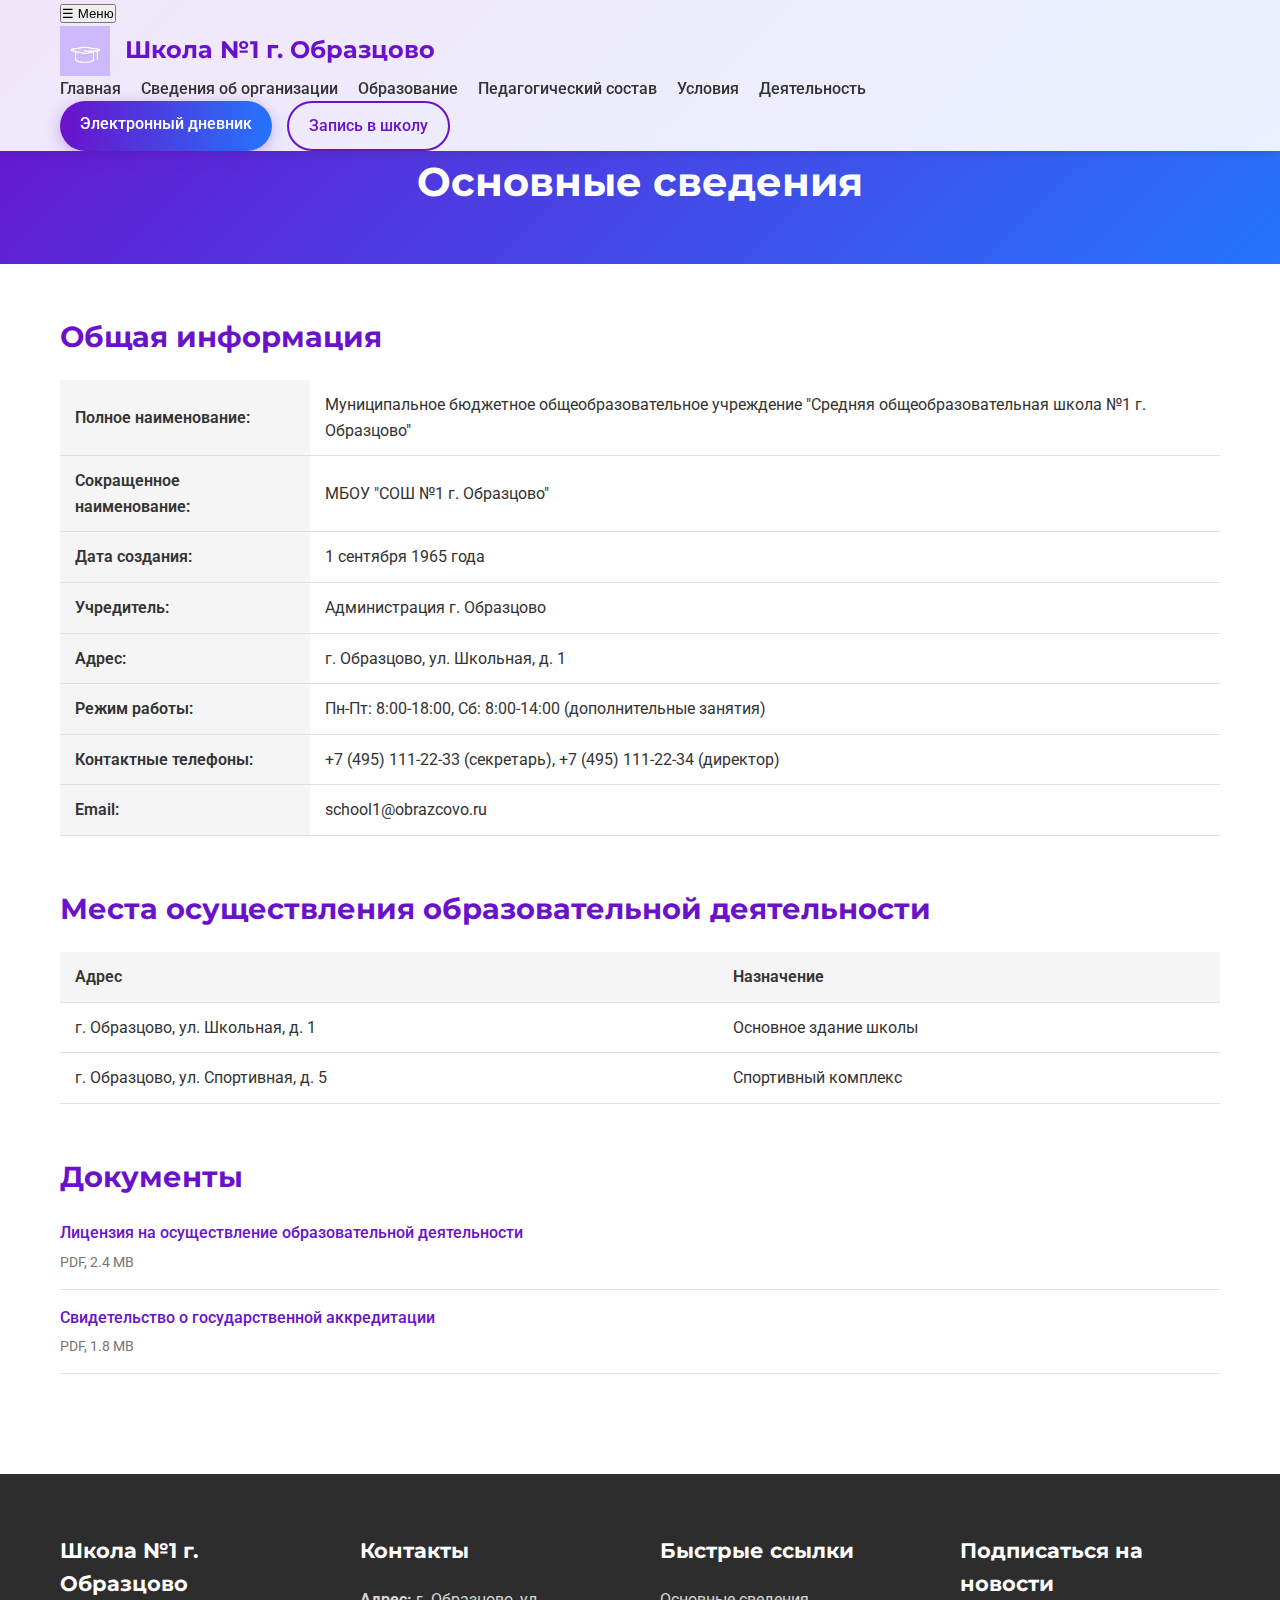
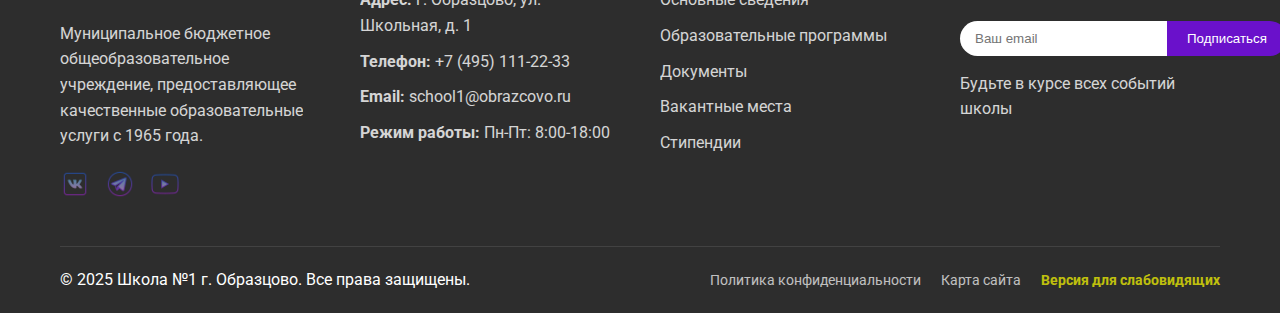
<file: about/basic.html>
<!DOCTYPE html>
<html lang="ru">
<head>
    <meta charset="UTF-8">
    <meta name="viewport" content="width=device-width, initial-scale=1.0">
    <title>Основные сведения - Школа №1 г. Образцово</title>
    <link rel="stylesheet" href="../css/style.css">
    <link href="https://fonts.googleapis.com/css2?family=Montserrat:wght@400;600;700&family=Roboto:wght@300;400;500&display=swap" rel="stylesheet">
</head>
<body>
    <header>
        <div class="container">
            <div class="logo">
                <img src="../images/logo.jpg" alt="Логотип Школы №1 г. Образцово">
                <h1>Школа №1 г. Образцово</h1>
            </div>
            <nav>
                <ul>
                    <li><a href="../index.html">Главная</a></li>
                    <li class="dropdown">
                        <a href="../about/basic.html">Сведения об организации</a>
                        <div class="dropdown-content">
                            <a href="../about/basic.html">Основные сведения</a>
                            <a href="../about/structure.html">Структура</a>
                            <a href="../about/documents.html">Документы</a>
                            <a href="../about/leadership.html">Руководство</a>
                        </div>
                    </li>
                    <li class="dropdown">
                        <a href="../education/programs.html">Образование</a>
                        <div class="dropdown-content">
                            <a href="../education/programs.html">Программы</a>
                            <a href="../education/standards.html">Стандарты</a>
                            <a href="../education/international.html">Международное сотрудничество</a>
                        </div>
                    </li>
                    <li><a href="../staff/teachers.html">Педагогический состав</a></li>
                    <li class="dropdown">
                        <a href="../conditions/material.html">Условия</a>
                        <div class="dropdown-content">
                            <a href="../conditions/material.html">Материальная база</a>
                            <a href="../conditions/food.html">Питание</a>
                            <a href="../conditions/scholarships.html">Стипендии</a>
                        </div>
                    </li>
                    <li class="dropdown">
                        <a href="../activity/financial.html">Деятельность</a>
                        <div class="dropdown-content">
                            <a href="../activity/financial.html">Финансовая деятельность</a>
                            <a href="../activity/vacancies.html">Вакантные места</a>
                        </div>
                    </li>
                </ul>
            </nav>
            <div class="header-actions">
                <a href="#" class="btn">Электронный дневник</a>
                <a href="#" class="btn outline">Запись в школу</a>
            </div>
        </div>
    </header>

    <section class="page-header">
        <div class="container">
            <h1>Основные сведения</h1>
        </div>
    </section>

    <section class="page-content">
        <div class="container">
            <div class="section">
                <h2>Общая информация</h2>
                <table>
                    <tr>
                        <th>Полное наименование:</th>
                        <td>Муниципальное бюджетное общеобразовательное учреждение "Средняя общеобразовательная школа №1 г. Образцово"</td>
                    </tr>
                    <tr>
                        <th>Сокращенное наименование:</th>
                        <td>МБОУ "СОШ №1 г. Образцово"</td>
                    </tr>
                    <tr>
                        <th>Дата создания:</th>
                        <td>1 сентября 1965 года</td>
                    </tr>
                    <tr>
                        <th>Учредитель:</th>
                        <td>Администрация г. Образцово</td>
                    </tr>
                    <tr>
                        <th>Адрес:</th>
                        <td>г. Образцово, ул. Школьная, д. 1</td>
                    </tr>
                    <tr>
                        <th>Режим работы:</th>
                        <td>Пн-Пт: 8:00-18:00, Сб: 8:00-14:00 (дополнительные занятия)</td>
                    </tr>
                    <tr>
                        <th>Контактные телефоны:</th>
                        <td>+7 (495) 111-22-33 (секретарь), +7 (495) 111-22-34 (директор)</td>
                    </tr>
                    <tr>
                        <th>Email:</th>
                        <td>school1@obrazcovo.ru</td>
                    </tr>
                </table>
            </div>

            <div class="section">
                <h2>Места осуществления образовательной деятельности</h2>
                <table>
                    <tr>
                        <th>Адрес</th>
                        <th>Назначение</th>
                    </tr>
                    <tr>
                        <td>г. Образцово, ул. Школьная, д. 1</td>
                        <td>Основное здание школы</td>
                    </tr>
                    <tr>
                        <td>г. Образцово, ул. Спортивная, д. 5</td>
                        <td>Спортивный комплекс</td>
                    </tr>
                </table>
            </div>

            <div class="section">
                <h2>Документы</h2>
                <ul class="document-list">
                    <li>
                        <a href="../documents/license.pdf">Лицензия на осуществление образовательной деятельности</a>
                        <div class="document-meta">PDF, 2.4 MB</div>
                    </li>
                    <li>
                        <a href="../documents/accreditation.pdf">Свидетельство о государственной аккредитации</a>
                        <div class="document-meta">PDF, 1.8 MB</div>
                    </li>
                </ul>
            </div>
        </div>
    </section>

     <footer>
        <div class="container">
            <div class="footer-grid">
                <div class="footer-col">
                    <h3>Школа №1 г. Образцово</h3>
                    <p>Муниципальное бюджетное общеобразовательное учреждение, предоставляющее качественные образовательные услуги с 1965 года.</p>
                    <div class="social-links">
                        <a href="#"><img src="../images/vk-icon.png" alt="ВКонтакте"></a>
                        <a href="#"><img src="../images/telegram-icon.png" alt="Telegram"></a>
                        <a href="#"><img src="../images/youtube-icon.png" alt="YouTube"></a>
                    </div>
                </div>
                <div class="footer-col">
                    <h3>Контакты</h3>
                    <p><strong>Адрес:</strong> г. Образцово, ул. Школьная, д. 1</p>
                    <p><strong>Телефон:</strong> +7 (495) 111-22-33</p>
                    <p><strong>Email:</strong> school1@obrazcovo.ru</p>
                    <p><strong>Режим работы:</strong> Пн-Пт: 8:00-18:00</p>
                </div>
                <div class="footer-col">
                    <h3>Быстрые ссылки</h3>
                    <ul>
                        <li><a href="../about/basic.html">Основные сведения</a></li>
                        <li><a href="../education/programs.html">Образовательные программы</a></li>
                        <li><a href="../about/documents.html">Документы</a></li>
                        <li><a href="../activity/vacancies.html">Вакантные места</a></li>
                        <li><a href="../conditions/scholarships.html">Стипендии</a></li>
                    </ul>
                </div>
                <div class="footer-col">
                    <h3>Подписаться на новости</h3>
                    <form class="subscribe-form">
                        <input type="email" placeholder="Ваш email">
                        <button type="submit">Подписаться</button>
                    </form>
                    <p>Будьте в курсе всех событий школы</p>
                </div>
            </div>
            <div class="footer-bottom">
                <p>© 2025 Школа №1 г. Образцово. Все права защищены.</p>
                <div class="footer-links">
                    <a href="#">Политика конфиденциальности</a>
                    <a href="#">Карта сайта</a>
                    <a href="#" id="for-blind">Версия для слабовидящих</a>
                </div>
            </div>
        </div>
    </footer>
     <script src="../js/script.js"></script>
</body>
</html>
</file>
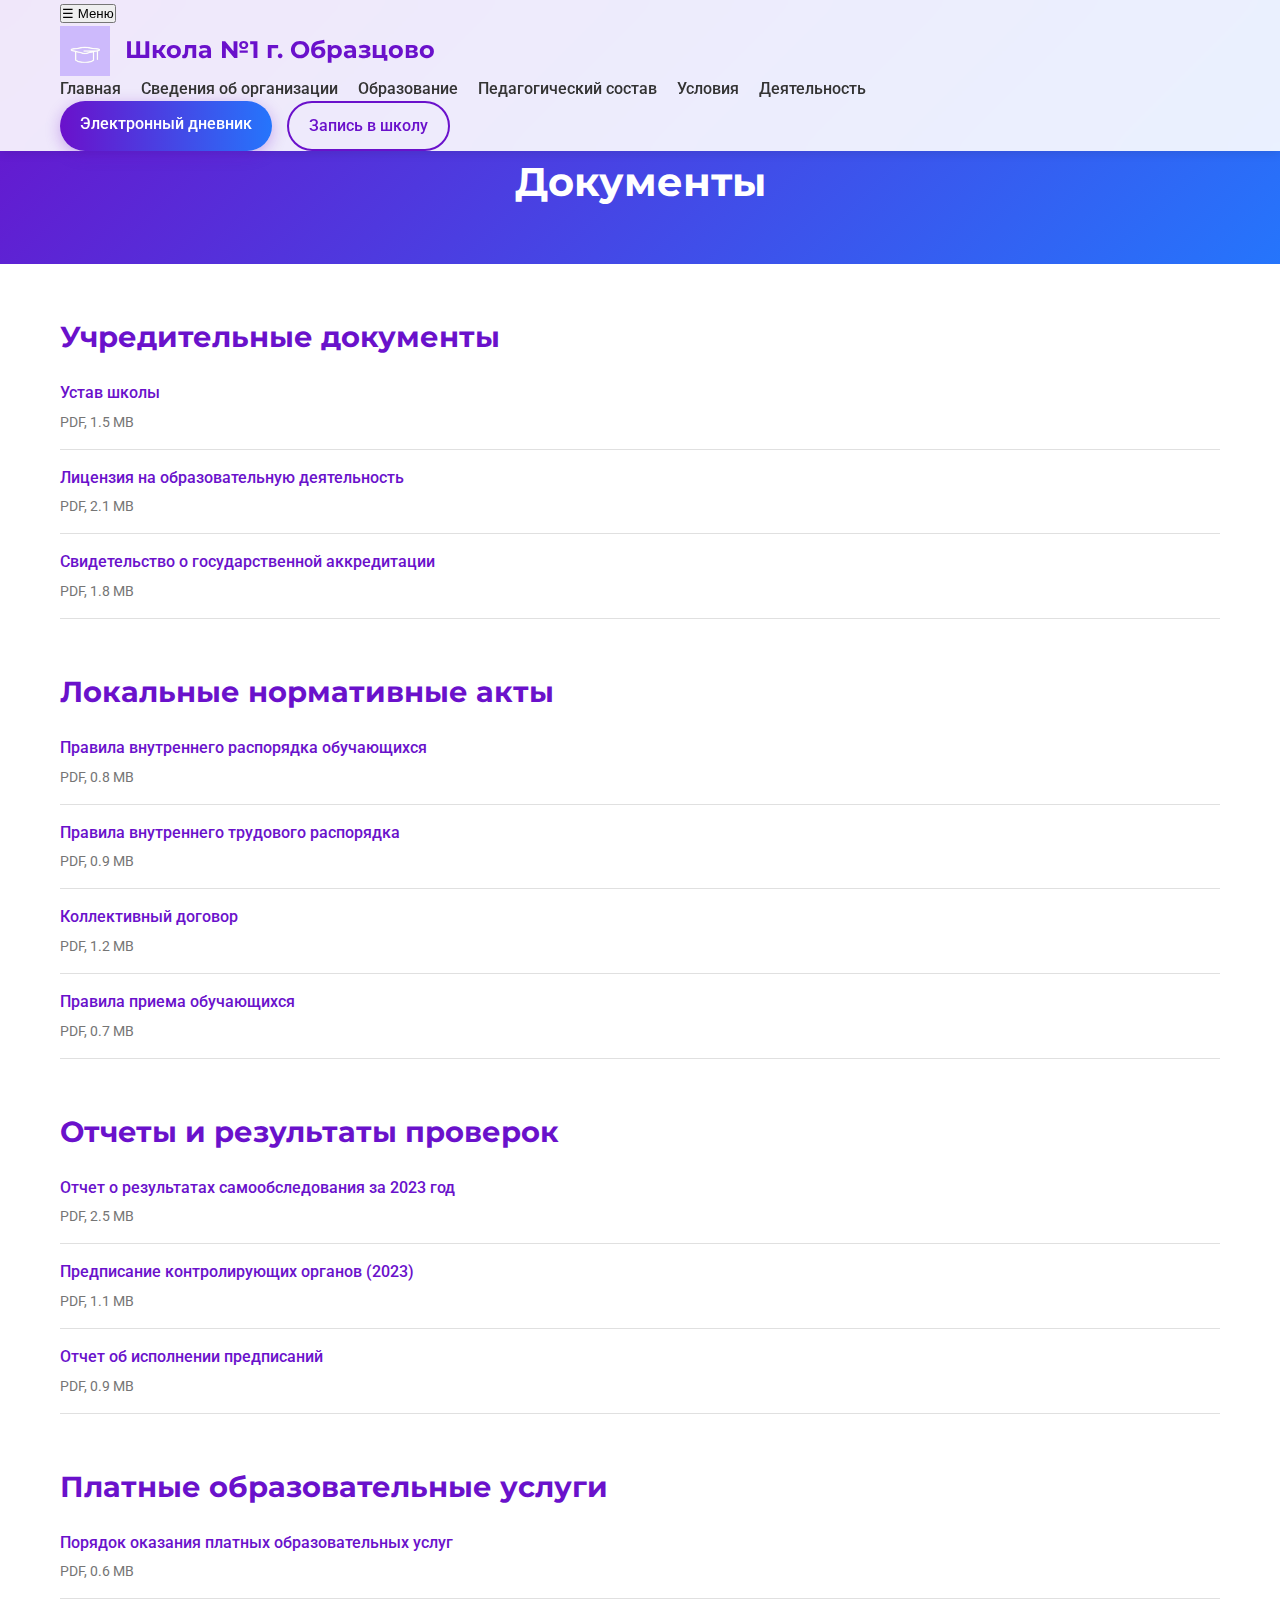
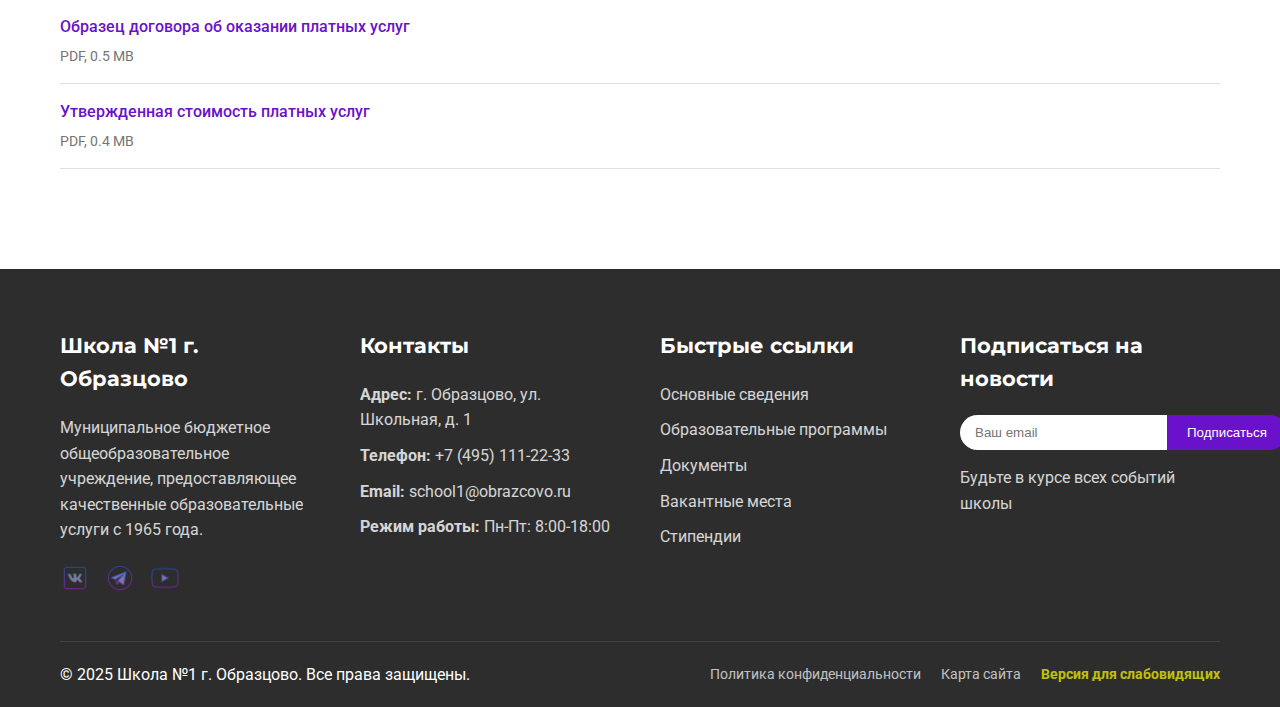
<file: about/documents.html>
<!DOCTYPE html>
<html lang="ru">
<head>
    <meta charset="UTF-8">
    <meta name="viewport" content="width=device-width, initial-scale=1.0">
    <title>Документы - Школа №1 г. Образцово</title>
    <link rel="stylesheet" href="../css/style.css">
    <link href="https://fonts.googleapis.com/css2?family=Montserrat:wght@400;600;700&family=Roboto:wght@300;400;500&display=swap" rel="stylesheet">
</head>
<body>
    <header>
        <div class="container">
            <div class="logo">
                <img src="../images/logo.jpg" alt="Логотип Школы №1 г. Образцово">
                <h1>Школа №1 г. Образцово</h1>
            </div>
            <nav>
                <ul>
                    <li><a href="../index.html">Главная</a></li>
                    <li class="dropdown">
                        <a href="../about/basic.html">Сведения об организации</a>
                        <div class="dropdown-content">
                            <a href="../about/basic.html">Основные сведения</a>
                            <a href="../about/structure.html">Структура</a>
                            <a href="../about/documents.html">Документы</a>
                            <a href="../about/leadership.html">Руководство</a>
                        </div>
                    </li>
                    <li class="dropdown">
                        <a href="../education/programs.html">Образование</a>
                        <div class="dropdown-content">
                            <a href="../education/programs.html">Программы</a>
                            <a href="../education/standards.html">Стандарты</a>
                            <a href="../education/international.html">Международное сотрудничество</a>
                        </div>
                    </li>
                    <li><a href="../staff/teachers.html">Педагогический состав</a></li>
                    <li class="dropdown">
                        <a href="../conditions/material.html">Условия</a>
                        <div class="dropdown-content">
                            <a href="../conditions/material.html">Материальная база</a>
                            <a href="../conditions/food.html">Питание</a>
                            <a href="../conditions/scholarships.html">Стипендии</a>
                        </div>
                    </li>
                    <li class="dropdown">
                        <a href="../activity/financial.html">Деятельность</a>
                        <div class="dropdown-content">
                            <a href="../activity/financial.html">Финансовая деятельность</a>
                            <a href="../activity/vacancies.html">Вакантные места</a>
                        </div>
                    </li>
                </ul>
            </nav>
            <div class="header-actions">
                <a href="#" class="btn">Электронный дневник</a>
                <a href="#" class="btn outline">Запись в школу</a>
            </div>
        </div>
    </header>

    <section class="page-header">
        <div class="container">
            <h1>Документы</h1>
        </div>
    </section>

    <section class="page-content">
        <div class="container">
            <div class="section">
                <h2>Учредительные документы</h2>
                <ul class="document-list">
                    <li>
                        <a href="../documents/charter.pdf">Устав школы</a>
                        <div class="document-meta">PDF, 1.5 MB</div>
                    </li>
                    <li>
                        <a href="../documents/license.pdf">Лицензия на образовательную деятельность</a>
                        <div class="document-meta">PDF, 2.1 MB</div>
                    </li>
                    <li>
                        <a href="../documents/accreditation.pdf">Свидетельство о государственной аккредитации</a>
                        <div class="document-meta">PDF, 1.8 MB</div>
                    </li>
                </ul>
            </div>

            <div class="section">
                <h2>Локальные нормативные акты</h2>
                <ul class="document-list">
                    <li>
                        <a href="../documents/rules-students.pdf">Правила внутреннего распорядка обучающихся</a>
                        <div class="document-meta">PDF, 0.8 MB</div>
                    </li>
                    <li>
                        <a href="../documents/rules-staff.pdf">Правила внутреннего трудового распорядка</a>
                        <div class="document-meta">PDF, 0.9 MB</div>
                    </li>
                    <li>
                        <a href="../documents/collective-agreement.pdf">Коллективный договор</a>
                        <div class="document-meta">PDF, 1.2 MB</div>
                    </li>
                    <li>
                        <a href="../documents/admission-rules.pdf">Правила приема обучающихся</a>
                        <div class="document-meta">PDF, 0.7 MB</div>
                    </li>
                </ul>
            </div>

            <div class="section">
                <h2>Отчеты и результаты проверок</h2>
                <ul class="document-list">
                    <li>
                        <a href="../documents/report-2023.pdf">Отчет о результатах самообследования за 2023 год</a>
                        <div class="document-meta">PDF, 2.5 MB</div>
                    </li>
                    <li>
                        <a href="../documents/prescription-2023.pdf">Предписание контролирующих органов (2023)</a>
                        <div class="document-meta">PDF, 1.1 MB</div>
                    </li>
                    <li>
                        <a href="../documents/prescription-fulfillment.pdf">Отчет об исполнении предписаний</a>
                        <div class="document-meta">PDF, 0.9 MB</div>
                    </li>
                </ul>
            </div>

            <div class="section">
                <h2>Платные образовательные услуги</h2>
                <ul class="document-list">
                    <li>
                        <a href="../documents/paid-services-rules.pdf">Порядок оказания платных образовательных услуг</a>
                        <div class="document-meta">PDF, 0.6 MB</div>
                    </li>
                    <li>
                        <a href="../documents/paid-contract-sample.pdf">Образец договора об оказании платных услуг</a>
                        <div class="document-meta">PDF, 0.5 MB</div>
                    </li>
                    <li>
                        <a href="../documents/paid-prices.pdf">Утвержденная стоимость платных услуг</a>
                        <div class="document-meta">PDF, 0.4 MB</div>
                    </li>
                </ul>
            </div>
        </div>
    </section>

    <footer>
        <div class="container">
            <div class="footer-grid">
                <div class="footer-col">
                    <h3>Школа №1 г. Образцово</h3>
                    <p>Муниципальное бюджетное общеобразовательное учреждение, предоставляющее качественные образовательные услуги с 1965 года.</p>
                    <div class="social-links">
                        <a href="#"><img src="../images/vk-icon.png" alt="ВКонтакте"></a>
                        <a href="#"><img src="../images/telegram-icon.png" alt="Telegram"></a>
                        <a href="#"><img src="../images/youtube-icon.png" alt="YouTube"></a>
                    </div>
                </div>
                <div class="footer-col">
                    <h3>Контакты</h3>
                    <p><strong>Адрес:</strong> г. Образцово, ул. Школьная, д. 1</p>
                    <p><strong>Телефон:</strong> +7 (495) 111-22-33</p>
                    <p><strong>Email:</strong> school1@obrazcovo.ru</p>
                    <p><strong>Режим работы:</strong> Пн-Пт: 8:00-18:00</p>
                </div>
                <div class="footer-col">
                    <h3>Быстрые ссылки</h3>
                    <ul>
                        <li><a href="../about/basic.html">Основные сведения</a></li>
                        <li><a href="../education/programs.html">Образовательные программы</a></li>
                        <li><a href="../about/documents.html">Документы</a></li>
                        <li><a href="../activity/vacancies.html">Вакантные места</a></li>
                        <li><a href="../conditions/scholarships.html">Стипендии</a></li>
                    </ul>
                </div>
                <div class="footer-col">
                    <h3>Подписаться на новости</h3>
                    <form class="subscribe-form">
                        <input type="email" placeholder="Ваш email">
                        <button type="submit">Подписаться</button>
                    </form>
                    <p>Будьте в курсе всех событий школы</p>
                </div>
            </div>
            <div class="footer-bottom">
                <p>© 2025 Школа №1 г. Образцово. Все права защищены.</p>
                <div class="footer-links">
                    <a href="#">Политика конфиденциальности</a>
                    <a href="#">Карта сайта</a>
                    <a href="#" id="for-blind">Версия для слабовидящих</a>
                </div>
            </div>
        </div>
    </footer>

     <script src="../js/script.js"></script>
</body>
</html>
</file>
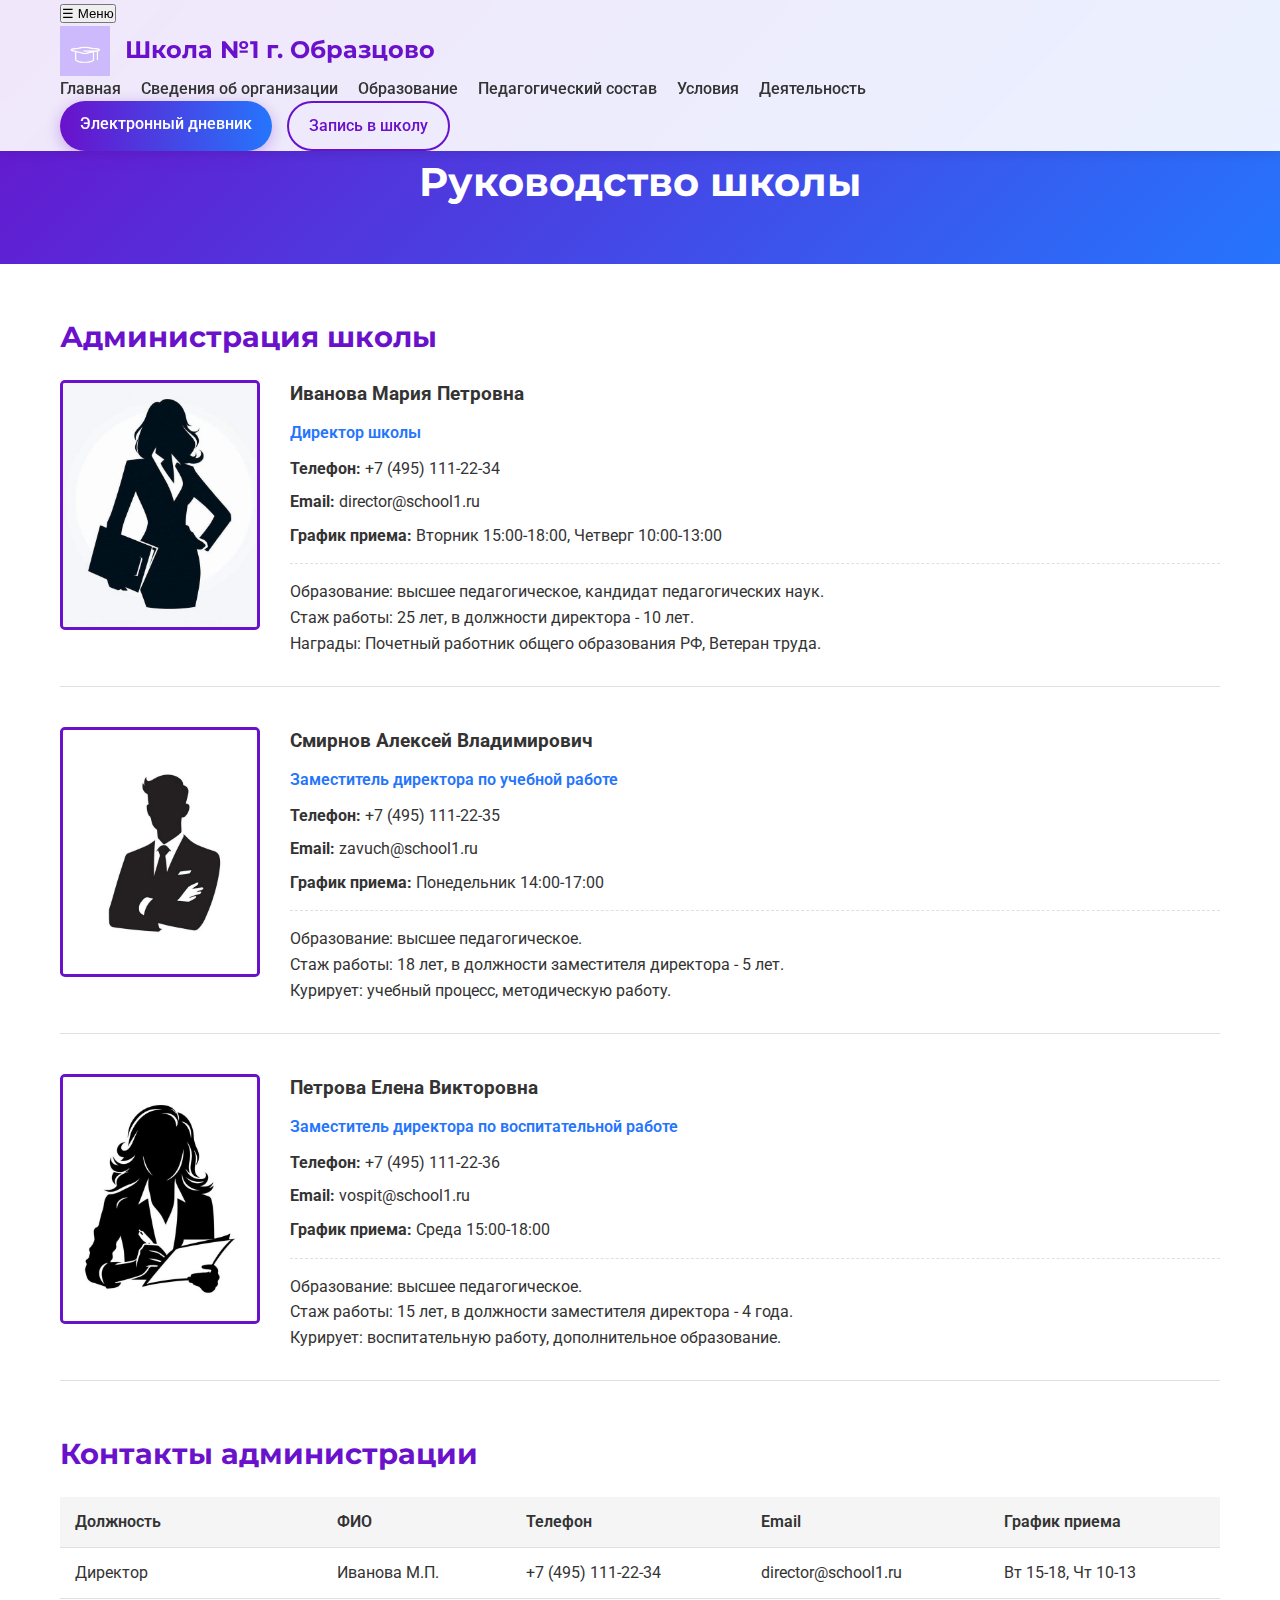
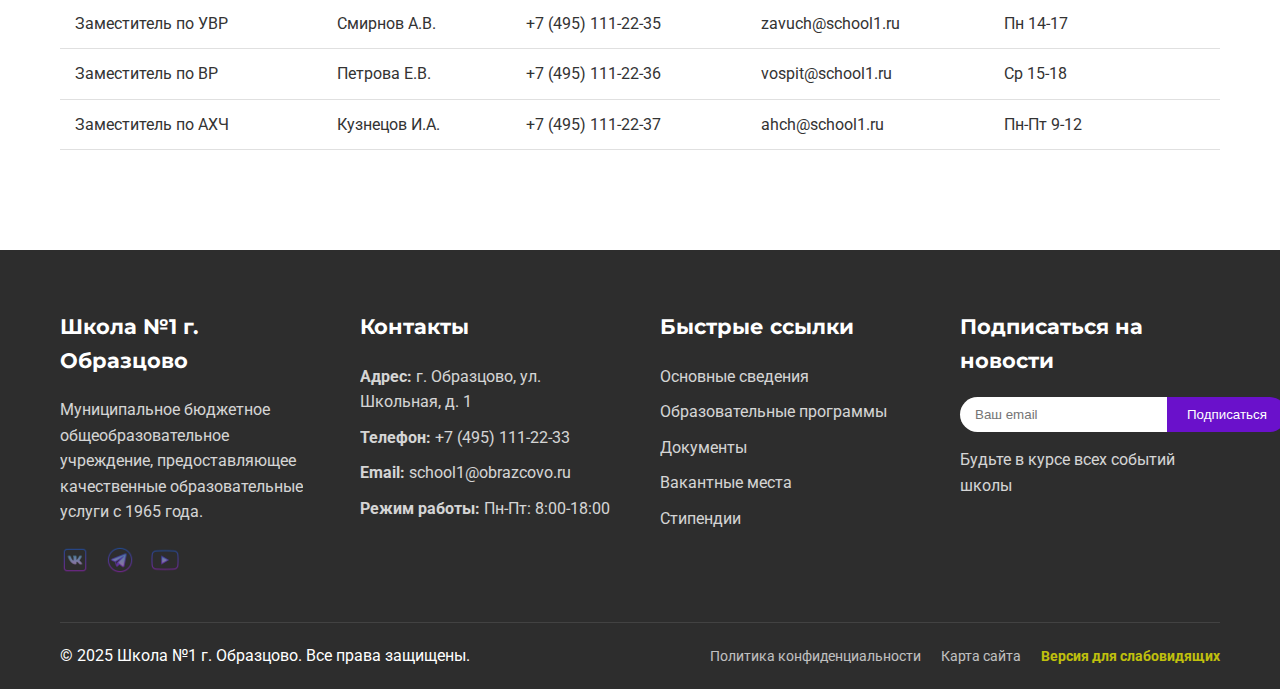
<file: about/leadership.html>
<!DOCTYPE html>
<html lang="ru">
<head>
    <meta charset="UTF-8">
    <meta name="viewport" content="width=device-width, initial-scale=1.0">
    <title>Руководство - Школа №1 г. Образцово</title>
     <link rel="stylesheet" href="../css/style.css">
    <link href="https://fonts.googleapis.com/css2?family=Montserrat:wght@400;600;700&family=Roboto:wght@300;400;500&display=swap" rel="stylesheet">
</head>
<body>
   <header>
        <div class="container">
            <div class="logo">
                <img src="../images/logo.jpg" alt="Логотип Школы №1 г. Образцово">
                <h1>Школа №1 г. Образцово</h1>
            </div>
            <nav>
                <ul>
                    <li><a href="../index.html">Главная</a></li>
                    <li class="dropdown">
                        <a href="../about/basic.html">Сведения об организации</a>
                        <div class="dropdown-content">
                            <a href="../about/basic.html">Основные сведения</a>
                            <a href="../about/structure.html">Структура</a>
                            <a href="../about/documents.html">Документы</a>
                            <a href="../about/leadership.html">Руководство</a>
                        </div>
                    </li>
                    <li class="dropdown">
                        <a href="../education/programs.html">Образование</a>
                        <div class="dropdown-content">
                            <a href="../education/programs.html">Программы</a>
                            <a href="../education/standards.html">Стандарты</a>
                            <a href="../education/international.html">Международное сотрудничество</a>
                        </div>
                    </li>
                    <li><a href="../staff/teachers.html">Педагогический состав</a></li>
                    <li class="dropdown">
                        <a href="../conditions/material.html">Условия</a>
                        <div class="dropdown-content">
                            <a href="../conditions/material.html">Материальная база</a>
                            <a href="../conditions/food.html">Питание</a>
                            <a href="../conditions/scholarships.html">Стипендии</a>
                        </div>
                    </li>
                    <li class="dropdown">
                        <a href="../activity/financial.html">Деятельность</a>
                        <div class="dropdown-content">
                            <a href="../activity/financial.html">Финансовая деятельность</a>
                            <a href="../activity/vacancies.html">Вакантные места</a>
                        </div>
                    </li>
                </ul>
            </nav>
            <div class="header-actions">
                <a href="#" class="btn">Электронный дневник</a>
                <a href="#" class="btn outline">Запись в школу</a>
            </div>
        </div>
    </header>

    <section class="page-header">
        <div class="container">
            <h1>Руководство школы</h1>
        </div>
    </section>

    <section class="page-content">
        <div class="container">
            <div class="section">
                <h2>Администрация школы</h2>
                
                <div class="leader-card">
                    <div class="leader-photo-container">
                        <img src="../images/director.jpg" alt="Директор школы" class="leader-photo">
                    </div>
                    <div class="leader-info">
                        <h3>Иванова Мария Петровна</h3>
                        <div class="leader-position">Директор школы</div>
                        <div class="leader-contacts">
                            <p><strong>Телефон:</strong> +7 (495) 111-22-34</p>
                            <p><strong>Email:</strong> director@school1.ru</p>
                            <p><strong>График приема:</strong> Вторник 15:00-18:00, Четверг 10:00-13:00</p>
                        </div>
                        <div class="leader-bio">
                            <p>Образование: высшее педагогическое, кандидат педагогических наук.</p>
                            <p>Стаж работы: 25 лет, в должности директора - 10 лет.</p>
                            <p>Награды: Почетный работник общего образования РФ, Ветеран труда.</p>
                        </div>
                    </div>
                </div>

                <div class="leader-card">
                    <div class="leader-photo-container">
                        <img src="../images/zam-director.jpg" alt="Заместитель директора" class="leader-photo">
                    </div>
                    <div class="leader-info">
                        <h3>Смирнов Алексей Владимирович</h3>
                        <div class="leader-position">Заместитель директора по учебной работе</div>
                        <div class="leader-contacts">
                            <p><strong>Телефон:</strong> +7 (495) 111-22-35</p>
                            <p><strong>Email:</strong> zavuch@school1.ru</p>
                            <p><strong>График приема:</strong> Понедельник 14:00-17:00</p>
                        </div>
                        <div class="leader-bio">
                            <p>Образование: высшее педагогическое.</p>
                            <p>Стаж работы: 18 лет, в должности заместителя директора - 5 лет.</p>
                            <p>Курирует: учебный процесс, методическую работу.</p>
                        </div>
                    </div>
                </div>

                <div class="leader-card">
                    <div class="leader-photo-container">
                        <img src="../images/zam-vosp.jpg" alt="Заместитель директора" class="leader-photo">
                    </div>
                    <div class="leader-info">
                        <h3>Петрова Елена Викторовна</h3>
                        <div class="leader-position">Заместитель директора по воспитательной работе</div>
                        <div class="leader-contacts">
                            <p><strong>Телефон:</strong> +7 (495) 111-22-36</p>
                            <p><strong>Email:</strong> vospit@school1.ru</p>
                            <p><strong>График приема:</strong> Среда 15:00-18:00</p>
                        </div>
                        <div class="leader-bio">
                            <p>Образование: высшее педагогическое.</p>
                            <p>Стаж работы: 15 лет, в должности заместителя директора - 4 года.</p>
                            <p>Курирует: воспитательную работу, дополнительное образование.</p>
                        </div>
                    </div>
                </div>
            </div>

            <div class="section">
                <h2>Контакты администрации</h2>
                <table>
                    <tr>
                        <th>Должность</th>
                        <th>ФИО</th>
                        <th>Телефон</th>
                        <th>Email</th>
                        <th>График приема</th>
                    </tr>
                    <tr>
                        <td>Директор</td>
                        <td>Иванова М.П.</td>
                        <td>+7 (495) 111-22-34</td>
                        <td>director@school1.ru</td>
                        <td>Вт 15-18, Чт 10-13</td>
                    </tr>
                    <tr>
                        <td>Заместитель по УВР</td>
                        <td>Смирнов А.В.</td>
                        <td>+7 (495) 111-22-35</td>
                        <td>zavuch@school1.ru</td>
                        <td>Пн 14-17</td>
                    </tr>
                    <tr>
                        <td>Заместитель по ВР</td>
                        <td>Петрова Е.В.</td>
                        <td>+7 (495) 111-22-36</td>
                        <td>vospit@school1.ru</td>
                        <td>Ср 15-18</td>
                    </tr>
                    <tr>
                        <td>Заместитель по АХЧ</td>
                        <td>Кузнецов И.А.</td>
                        <td>+7 (495) 111-22-37</td>
                        <td>ahch@school1.ru</td>
                        <td>Пн-Пт 9-12</td>
                    </tr>
                </table>
            </div>
        </div>
    </section>

    <footer>
        <div class="container">
            <div class="footer-grid">
                <div class="footer-col">
                    <h3>Школа №1 г. Образцово</h3>
                    <p>Муниципальное бюджетное общеобразовательное учреждение, предоставляющее качественные образовательные услуги с 1965 года.</p>
                    <div class="social-links">
                        <a href="#"><img src="../images/vk-icon.png" alt="ВКонтакте"></a>
                        <a href="#"><img src="../images/telegram-icon.png" alt="Telegram"></a>
                        <a href="#"><img src="../images/youtube-icon.png" alt="YouTube"></a>
                    </div>
                </div>
                <div class="footer-col">
                    <h3>Контакты</h3>
                    <p><strong>Адрес:</strong> г. Образцово, ул. Школьная, д. 1</p>
                    <p><strong>Телефон:</strong> +7 (495) 111-22-33</p>
                    <p><strong>Email:</strong> school1@obrazcovo.ru</p>
                    <p><strong>Режим работы:</strong> Пн-Пт: 8:00-18:00</p>
                </div>
                <div class="footer-col">
                    <h3>Быстрые ссылки</h3>
                    <ul>
                        <li><a href="../about/basic.html">Основные сведения</a></li>
                        <li><a href="../education/programs.html">Образовательные программы</a></li>
                        <li><a href="../about/documents.html">Документы</a></li>
                        <li><a href="../activity/vacancies.html">Вакантные места</a></li>
                        <li><a href="../conditions/scholarships.html">Стипендии</a></li>
                    </ul>
                </div>
                <div class="footer-col">
                    <h3>Подписаться на новости</h3>
                    <form class="subscribe-form">
                        <input type="email" placeholder="Ваш email">
                        <button type="submit">Подписаться</button>
                    </form>
                    <p>Будьте в курсе всех событий школы</p>
                </div>
            </div>
            <div class="footer-bottom">
                <p>© 2025 Школа №1 г. Образцово. Все права защищены.</p>
                <div class="footer-links">
                    <a href="#">Политика конфиденциальности</a>
                    <a href="#">Карта сайта</a>
                    <a href="#" id="for-blind">Версия для слабовидящих</a>
                </div>
            </div>
        </div>
    </footer>

    <script src="../js/script.js"></script>
</body>
</html>
</file>
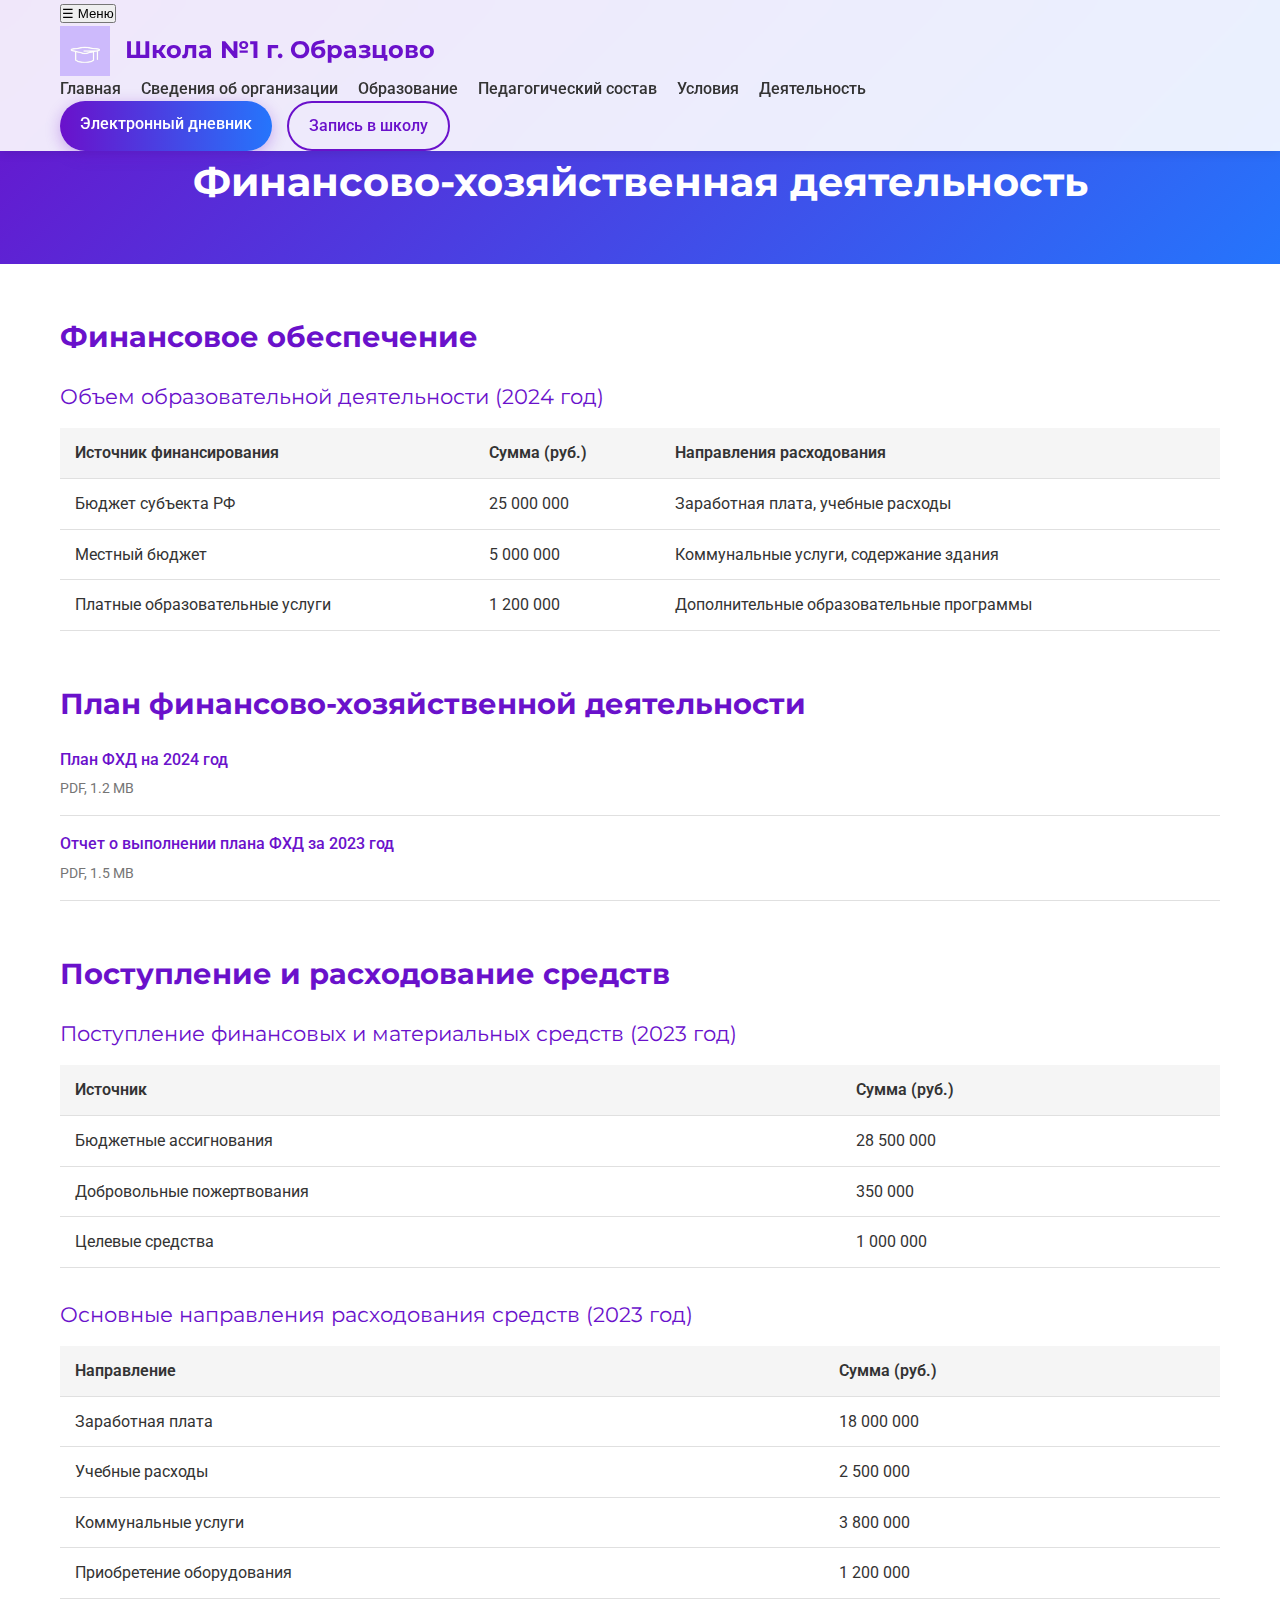
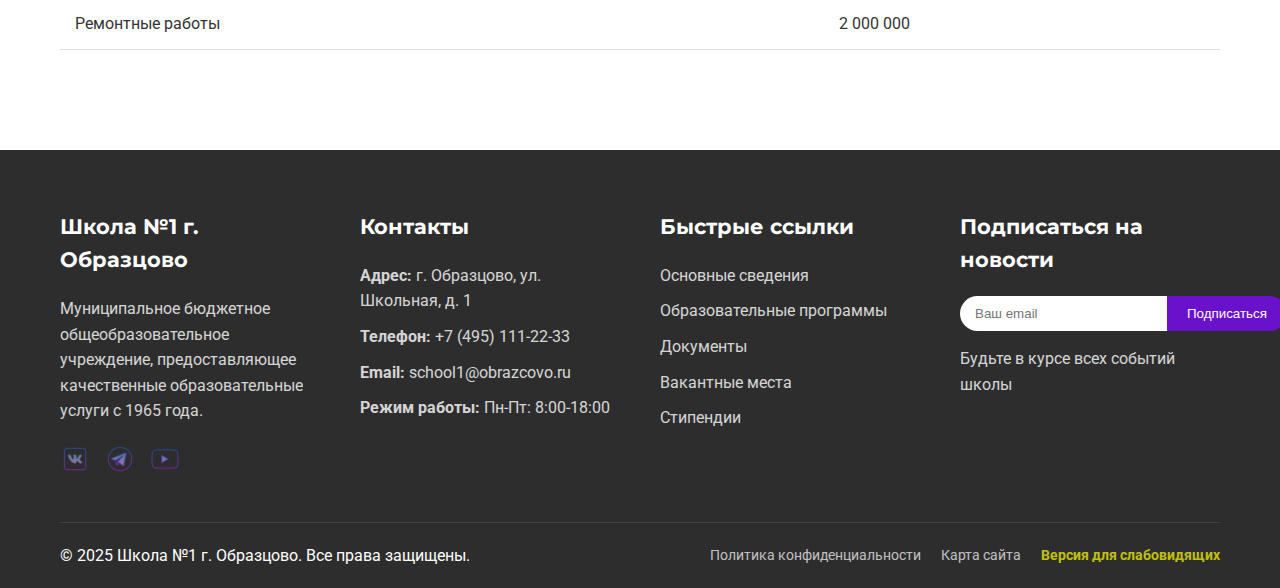
<file: activity/financial.html>
<!DOCTYPE html>
<html lang="ru">
<head>
    <meta charset="UTF-8">
    <meta name="viewport" content="width=device-width, initial-scale=1.0">
    <title>Финансовая деятельность - Школа №1 г. Образцово</title>
    <link rel="stylesheet" href="../css/style.css">
    <link href="https://fonts.googleapis.com/css2?family=Montserrat:wght@400;600;700&family=Roboto:wght@300;400;500&display=swap" rel="stylesheet">
</head>
<body>
     <header>
        <div class="container">
            <div class="logo">
                <img src="../images/logo.jpg" alt="Логотип Школы №1 г. Образцово">
                <h1>Школа №1 г. Образцово</h1>
            </div>
            <nav>
                <ul>
                    <li><a href="../index.html">Главная</a></li>
                    <li class="dropdown">
                        <a href="../about/basic.html">Сведения об организации</a>
                        <div class="dropdown-content">
                            <a href="../about/basic.html">Основные сведения</a>
                            <a href="../about/structure.html">Структура</a>
                            <a href="../about/documents.html">Документы</a>
                            <a href="../about/leadership.html">Руководство</a>
                        </div>
                    </li>
                    <li class="dropdown">
                        <a href="../education/programs.html">Образование</a>
                        <div class="dropdown-content">
                            <a href="../education/programs.html">Программы</a>
                            <a href="../education/standards.html">Стандарты</a>
                            <a href="../education/international.html">Международное сотрудничество</a>
                        </div>
                    </li>
                    <li><a href="../staff/teachers.html">Педагогический состав</a></li>
                    <li class="dropdown">
                        <a href="../conditions/material.html">Условия</a>
                        <div class="dropdown-content">
                            <a href="../conditions/material.html">Материальная база</a>
                            <a href="../conditions/food.html">Питание</a>
                            <a href="../conditions/scholarships.html">Стипендии</a>
                        </div>
                    </li>
                    <li class="dropdown">
                        <a href="../activity/financial.html">Деятельность</a>
                        <div class="dropdown-content">
                            <a href="../activity/financial.html">Финансовая деятельность</a>
                            <a href="../activity/vacancies.html">Вакантные места</a>
                        </div>
                    </li>
                </ul>
            </nav>
            <div class="header-actions">
                <a href="#" class="btn">Электронный дневник</a>
                <a href="#" class="btn outline">Запись в школу</a>
            </div>
        </div>
    </header>
    <section class="page-header">
        <div class="container">
            <h1>Финансово-хозяйственная деятельность</h1>
        </div>
    </section>

    <section class="page-content">
        <div class="container">
            <div class="section">
                <h2>Финансовое обеспечение</h2>
                <div class="financial-table">
                    <table>
                        <caption>Объем образовательной деятельности (2024 год)</caption>
                        <tr>
                            <th>Источник финансирования</th>
                            <th>Сумма (руб.)</th>
                            <th>Направления расходования</th>
                        </tr>
                        <tr>
                            <td>Бюджет субъекта РФ</td>
                            <td>25 000 000</td>
                            <td>Заработная плата, учебные расходы</td>
                        </tr>
                        <tr>
                            <td>Местный бюджет</td>
                            <td>5 000 000</td>
                            <td>Коммунальные услуги, содержание здания</td>
                        </tr>
                        <tr>
                            <td>Платные образовательные услуги</td>
                            <td>1 200 000</td>
                            <td>Дополнительные образовательные программы</td>
                        </tr>
                    </table>
                </div>
            </div>

            <div class="section">
                <h2>План финансово-хозяйственной деятельности</h2>
                <ul class="document-list">
                    <li>
                        <a href="../documents/financial-plan-2024.pdf">План ФХД на 2024 год</a>
                        <div class="document-meta">PDF, 1.2 MB</div>
                    </li>
                    <li>
                        <a href="../documents/financial-report-2023.pdf">Отчет о выполнении плана ФХД за 2023 год</a>
                        <div class="document-meta">PDF, 1.5 MB</div>
                    </li>
                </ul>
            </div>

            <div class="section">
                <h2>Поступление и расходование средств</h2>
                <div class="financial-table">
                    <table>
                        <caption>Поступление финансовых и материальных средств (2023 год)</caption>
                        <tr>
                            <th>Источник</th>
                            <th>Сумма (руб.)</th>
                        </tr>
                        <tr>
                            <td>Бюджетные ассигнования</td>
                            <td>28 500 000</td>
                        </tr>
                        <tr>
                            <td>Добровольные пожертвования</td>
                            <td>350 000</td>
                        </tr>
                        <tr>
                            <td>Целевые средства</td>
                            <td>1 000 000</td>
                        </tr>
                    </table>
                </div>

                <div class="financial-table">
                    <table>
                        <caption>Основные направления расходования средств (2023 год)</caption>
                        <tr>
                            <th>Направление</th>
                            <th>Сумма (руб.)</th>
                        </tr>
                        <tr>
                            <td>Заработная плата</td>
                            <td>18 000 000</td>
                        </tr>
                        <tr>
                            <td>Учебные расходы</td>
                            <td>2 500 000</td>
                        </tr>
                        <tr>
                            <td>Коммунальные услуги</td>
                            <td>3 800 000</td>
                        </tr>
                        <tr>
                            <td>Приобретение оборудования</td>
                            <td>1 200 000</td>
                        </tr>
                        <tr>
                            <td>Ремонтные работы</td>
                            <td>2 000 000</td>
                        </tr>
                    </table>
                </div>
            </div>
        </div>
    </section>

    <footer>
        <div class="container">
            <div class="footer-grid">
                <div class="footer-col">
                    <h3>Школа №1 г. Образцово</h3>
                    <p>Муниципальное бюджетное общеобразовательное учреждение, предоставляющее качественные образовательные услуги с 1965 года.</p>
                    <div class="social-links">
                        <a href="#"><img src="../images/vk-icon.png" alt="ВКонтакте"></a>
                        <a href="#"><img src="../images/telegram-icon.png" alt="Telegram"></a>
                        <a href="#"><img src="../images/youtube-icon.png" alt="YouTube"></a>
                    </div>
                </div>
                <div class="footer-col">
                    <h3>Контакты</h3>
                    <p><strong>Адрес:</strong> г. Образцово, ул. Школьная, д. 1</p>
                    <p><strong>Телефон:</strong> +7 (495) 111-22-33</p>
                    <p><strong>Email:</strong> school1@obrazcovo.ru</p>
                    <p><strong>Режим работы:</strong> Пн-Пт: 8:00-18:00</p>
                </div>
                <div class="footer-col">
                    <h3>Быстрые ссылки</h3>
                    <ul>
                        <li><a href="../about/basic.html">Основные сведения</a></li>
                        <li><a href="../education/programs.html">Образовательные программы</a></li>
                        <li><a href="../about/documents.html">Документы</a></li>
                        <li><a href="../activity/vacancies.html">Вакантные места</a></li>
                        <li><a href="../conditions/scholarships.html">Стипендии</a></li>
                    </ul>
                </div>
                <div class="footer-col">
                    <h3>Подписаться на новости</h3>
                    <form class="subscribe-form">
                        <input type="email" placeholder="Ваш email">
                        <button type="submit">Подписаться</button>
                    </form>
                    <p>Будьте в курсе всех событий школы</p>
                </div>
            </div>
            <div class="footer-bottom">
                <p>© 2025 Школа №1 г. Образцово. Все права защищены.</p>
                <div class="footer-links">
                    <a href="#">Политика конфиденциальности</a>
                    <a href="#">Карта сайта</a>
                    <a href="#" id="for-blind">Версия для слабовидящих</a>
                </div>
            </div>
        </div>
    </footer>

    <script src="../js/script.js"></script>
</body>
</html>
</file>
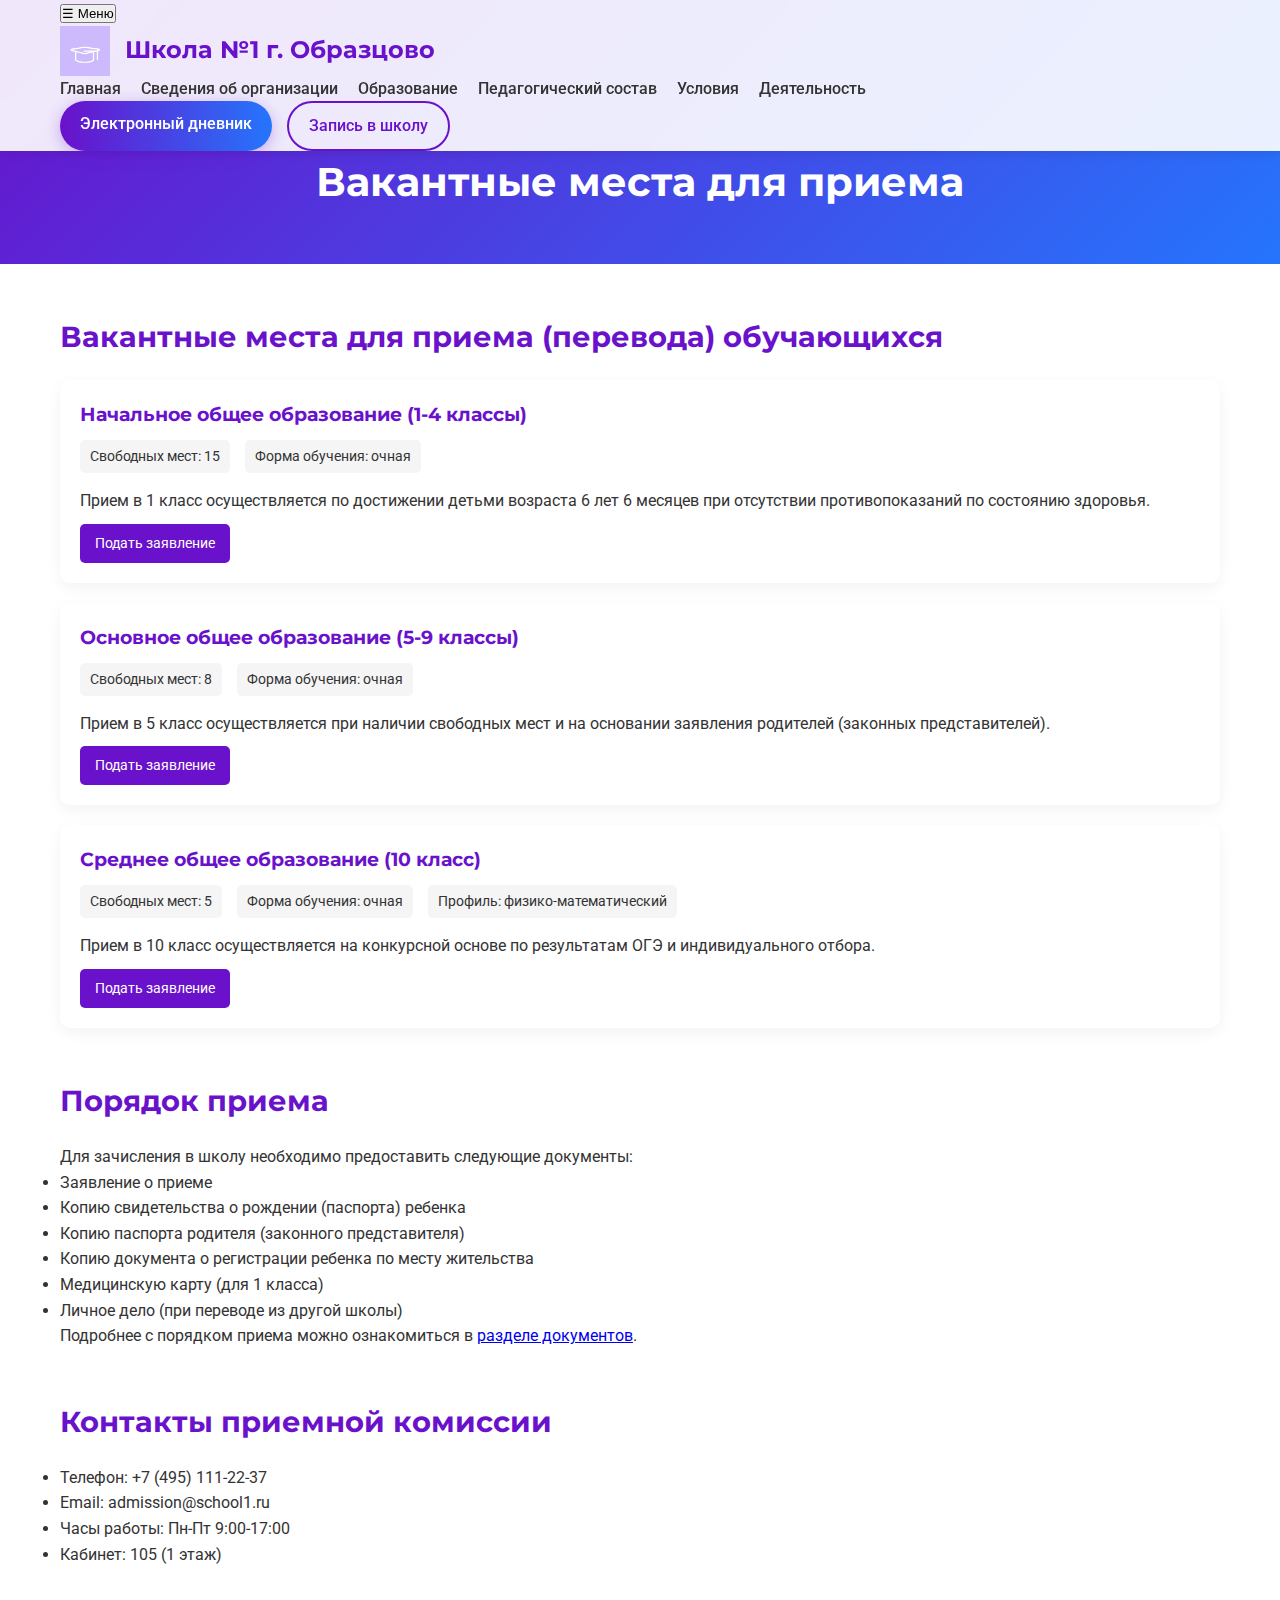
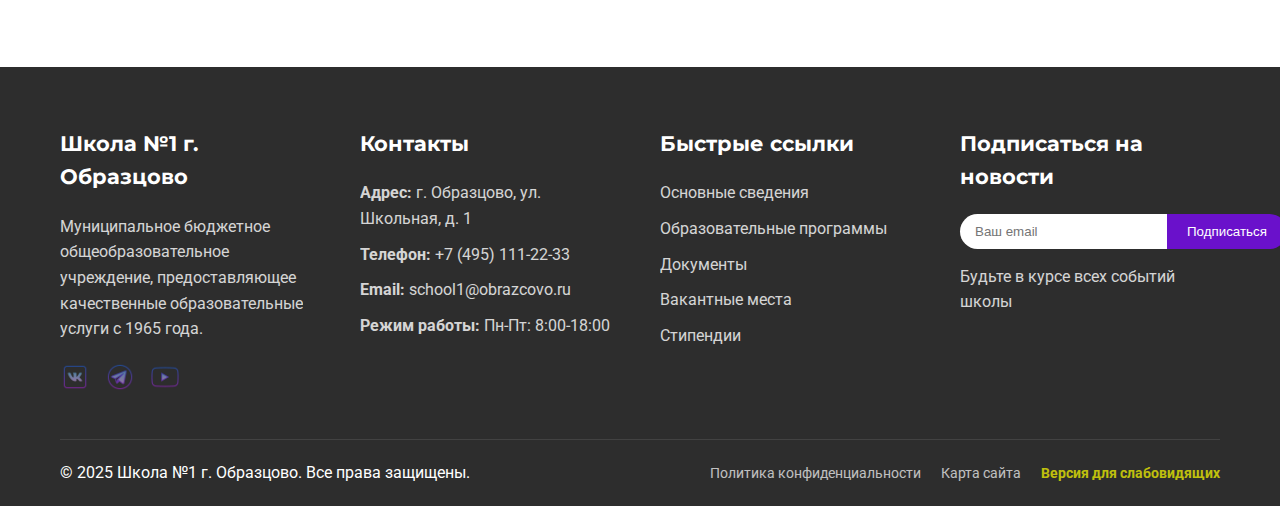
<file: activity/vacancies.html>
<!DOCTYPE html>
<html lang="ru">
<head>
    <meta charset="UTF-8">
    <meta name="viewport" content="width=device-width, initial-scale=1.0">
    <title>Вакантные места - Школа №1 г. Образцово</title>
     <link rel="stylesheet" href="../css/style.css">
    <link href="https://fonts.googleapis.com/css2?family=Montserrat:wght@400;600;700&family=Roboto:wght@300;400;500&display=swap" rel="stylesheet">
</head>
<body>
   <header>
        <div class="container">
            <div class="logo">
                <img src="../images/logo.jpg" alt="Логотип Школы №1 г. Образцово">
                <h1>Школа №1 г. Образцово</h1>
            </div>
            <nav>
                <ul>
                    <li><a href="../index.html">Главная</a></li>
                    <li class="dropdown">
                        <a href="../about/basic.html">Сведения об организации</a>
                        <div class="dropdown-content">
                            <a href="../about/basic.html">Основные сведения</a>
                            <a href="../about/structure.html">Структура</a>
                            <a href="../about/documents.html">Документы</a>
                            <a href="../about/leadership.html">Руководство</a>
                        </div>
                    </li>
                    <li class="dropdown">
                        <a href="../education/programs.html">Образование</a>
                        <div class="dropdown-content">
                            <a href="../education/programs.html">Программы</a>
                            <a href="../education/standards.html">Стандарты</a>
                            <a href="../education/international.html">Международное сотрудничество</a>
                        </div>
                    </li>
                    <li><a href="../staff/teachers.html">Педагогический состав</a></li>
                    <li class="dropdown">
                        <a href="../conditions/material.html">Условия</a>
                        <div class="dropdown-content">
                            <a href="../conditions/material.html">Материальная база</a>
                            <a href="../conditions/food.html">Питание</a>
                            <a href="../conditions/scholarships.html">Стипендии</a>
                        </div>
                    </li>
                    <li class="dropdown">
                        <a href="../activity/financial.html">Деятельность</a>
                        <div class="dropdown-content">
                            <a href="../activity/financial.html">Финансовая деятельность</a>
                            <a href="../activity/vacancies.html">Вакантные места</a>
                        </div>
                    </li>
                </ul>
            </nav>
            <div class="header-actions">
                <a href="#" class="btn">Электронный дневник</a>
                <a href="#" class="btn outline">Запись в школу</a>
            </div>
        </div>
    </header>

    <section class="page-header">
        <div class="container">
            <h1>Вакантные места для приема</h1>
        </div>
    </section>

    <section class="page-content">
        <div class="container">
            <div class="section">
                <h2>Вакантные места для приема (перевода) обучающихся</h2>
                
                <div class="vacancy-card">
                    <h3>Начальное общее образование (1-4 классы)</h3>
                    <div class="vacancy-meta">
                        <div>Свободных мест: 15</div>
                        <div>Форма обучения: очная</div>
                    </div>
                    <p>Прием в 1 класс осуществляется по достижении детьми возраста 6 лет 6 месяцев при отсутствии противопоказаний по состоянию здоровья.</p>
                    <a href="#" class="apply-btn">Подать заявление</a>
                </div>

                <div class="vacancy-card">
                    <h3>Основное общее образование (5-9 классы)</h3>
                    <div class="vacancy-meta">
                        <div>Свободных мест: 8</div>
                        <div>Форма обучения: очная</div>
                    </div>
                    <p>Прием в 5 класс осуществляется при наличии свободных мест и на основании заявления родителей (законных представителей).</p>
                    <a href="#" class="apply-btn">Подать заявление</a>
                </div>

                <div class="vacancy-card">
                    <h3>Среднее общее образование (10 класс)</h3>
                    <div class="vacancy-meta">
                        <div>Свободных мест: 5</div>
                        <div>Форма обучения: очная</div>
                        <div>Профиль: физико-математический</div>
                    </div>
                    <p>Прием в 10 класс осуществляется на конкурсной основе по результатам ОГЭ и индивидуального отбора.</p>
                    <a href="#" class="apply-btn">Подать заявление</a>
                </div>
            </div>

            <div class="section">
                <h2>Порядок приема</h2>
                <p>Для зачисления в школу необходимо предоставить следующие документы:</p>
                <ul>
                    <li>Заявление о приеме</li>
                    <li>Копию свидетельства о рождении (паспорта) ребенка</li>
                    <li>Копию паспорта родителя (законного представителя)</li>
                    <li>Копию документа о регистрации ребенка по месту жительства</li>
                    <li>Медицинскую карту (для 1 класса)</li>
                    <li>Личное дело (при переводе из другой школы)</li>
                </ul>
                <p>Подробнее с порядком приема можно ознакомиться в <a href="../about/documents.html">разделе документов</a>.</p>
            </div>

            <div class="section">
                <h2>Контакты приемной комиссии</h2>
                <ul>
                    <li>Телефон: +7 (495) 111-22-37</li>
                    <li>Email: admission@school1.ru</li>
                    <li>Часы работы: Пн-Пт 9:00-17:00</li>
                    <li>Кабинет: 105 (1 этаж)</li>
                </ul>
            </div>
        </div>
    </section>

    <footer>
        <div class="container">
            <div class="footer-grid">
                <div class="footer-col">
                    <h3>Школа №1 г. Образцово</h3>
                    <p>Муниципальное бюджетное общеобразовательное учреждение, предоставляющее качественные образовательные услуги с 1965 года.</p>
                    <div class="social-links">
                        <a href="#"><img src="../images/vk-icon.png" alt="ВКонтакте"></a>
                        <a href="#"><img src="../images/telegram-icon.png" alt="Telegram"></a>
                        <a href="#"><img src="../images/youtube-icon.png" alt="YouTube"></a>
                    </div>
                </div>
                <div class="footer-col">
                    <h3>Контакты</h3>
                    <p><strong>Адрес:</strong> г. Образцово, ул. Школьная, д. 1</p>
                    <p><strong>Телефон:</strong> +7 (495) 111-22-33</p>
                    <p><strong>Email:</strong> school1@obrazcovo.ru</p>
                    <p><strong>Режим работы:</strong> Пн-Пт: 8:00-18:00</p>
                </div>
                <div class="footer-col">
                    <h3>Быстрые ссылки</h3>
                    <ul>
                        <li><a href="../about/basic.html">Основные сведения</a></li>
                        <li><a href="../education/programs.html">Образовательные программы</a></li>
                        <li><a href="../about/documents.html">Документы</a></li>
                        <li><a href="../activity/vacancies.html">Вакантные места</a></li>
                        <li><a href="../conditions/scholarships.html">Стипендии</a></li>
                    </ul>
                </div>
                <div class="footer-col">
                    <h3>Подписаться на новости</h3>
                    <form class="subscribe-form">
                        <input type="email" placeholder="Ваш email">
                        <button type="submit">Подписаться</button>
                    </form>
                    <p>Будьте в курсе всех событий школы</p>
                </div>
            </div>
            <div class="footer-bottom">
                <p>© 2025 Школа №1 г. Образцово. Все права защищены.</p>
                <div class="footer-links">
                    <a href="#">Политика конфиденциальности</a>
                    <a href="#">Карта сайта</a>
                    <a href="#" id="for-blind">Версия для слабовидящих</a>
                </div>
            </div>
        </div>
    </footer>

     <script src="../js/script.js"></script>
</body>
</html>
</file>
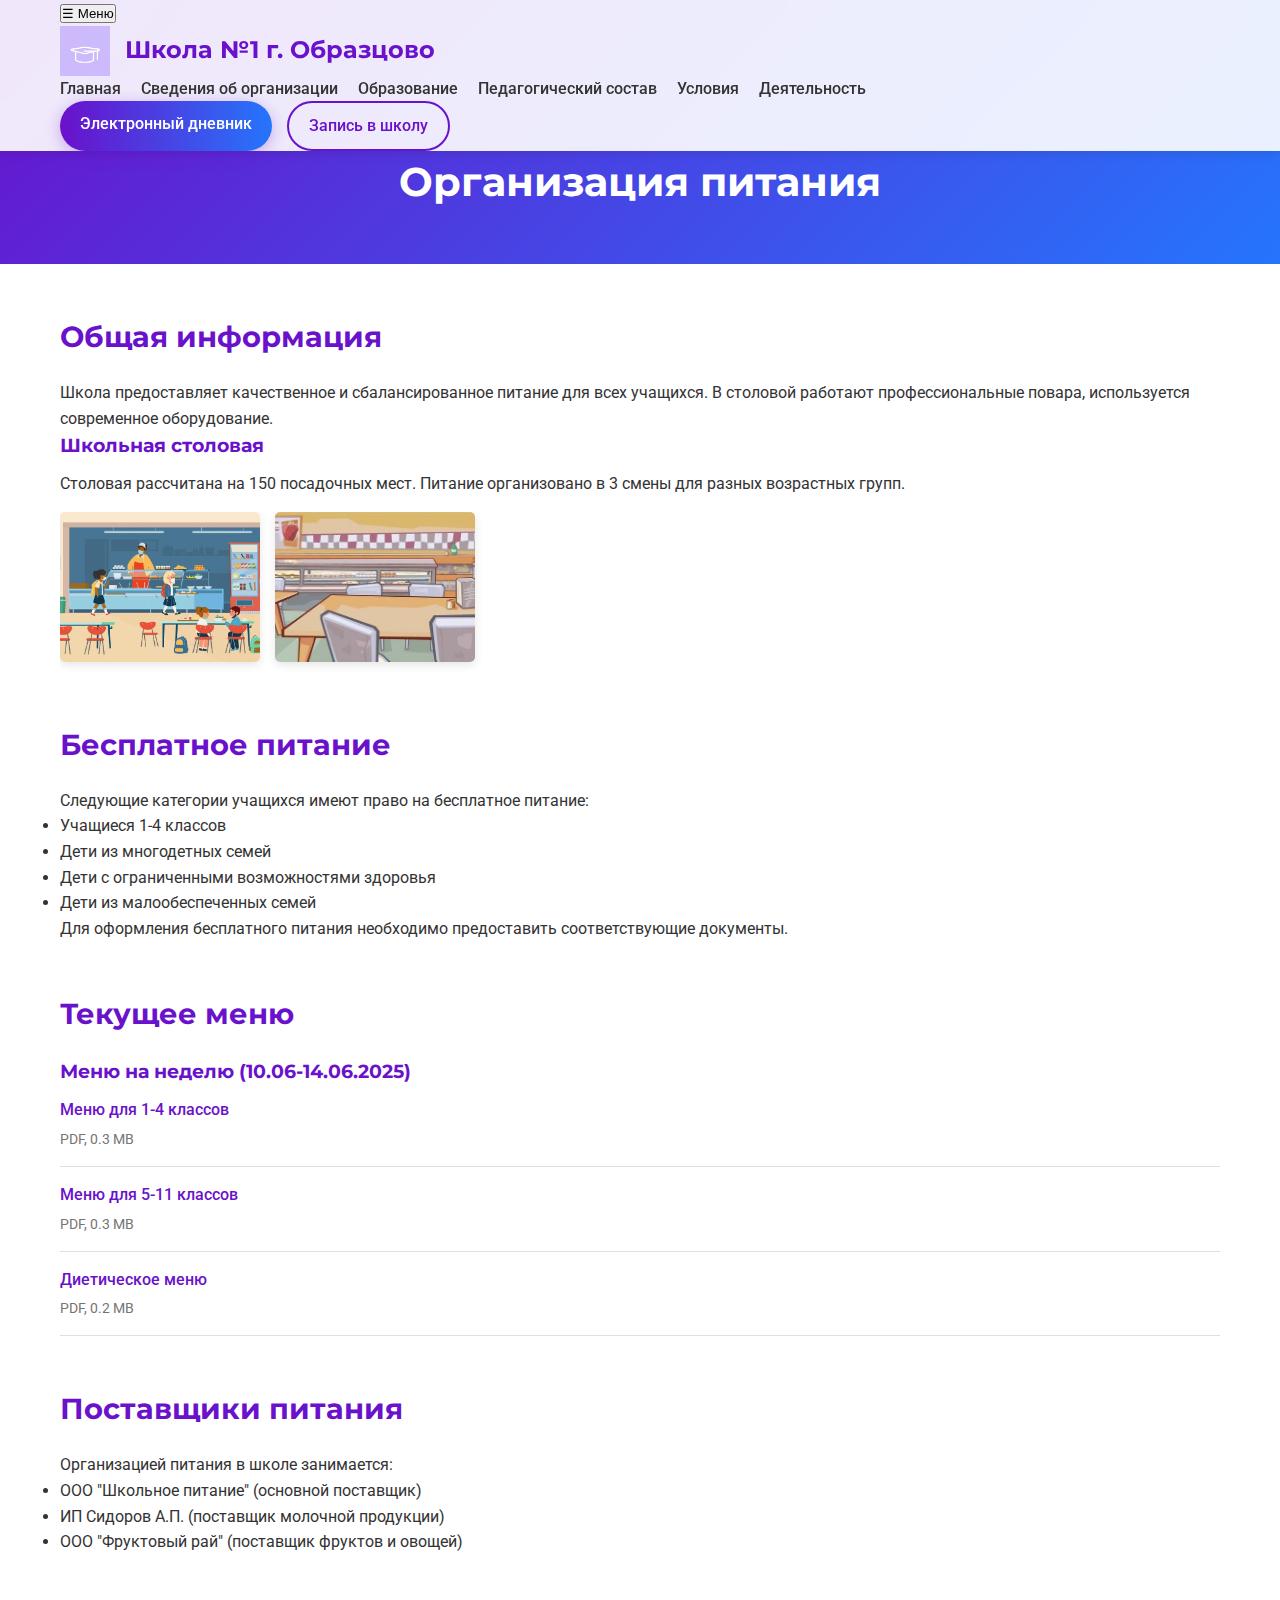
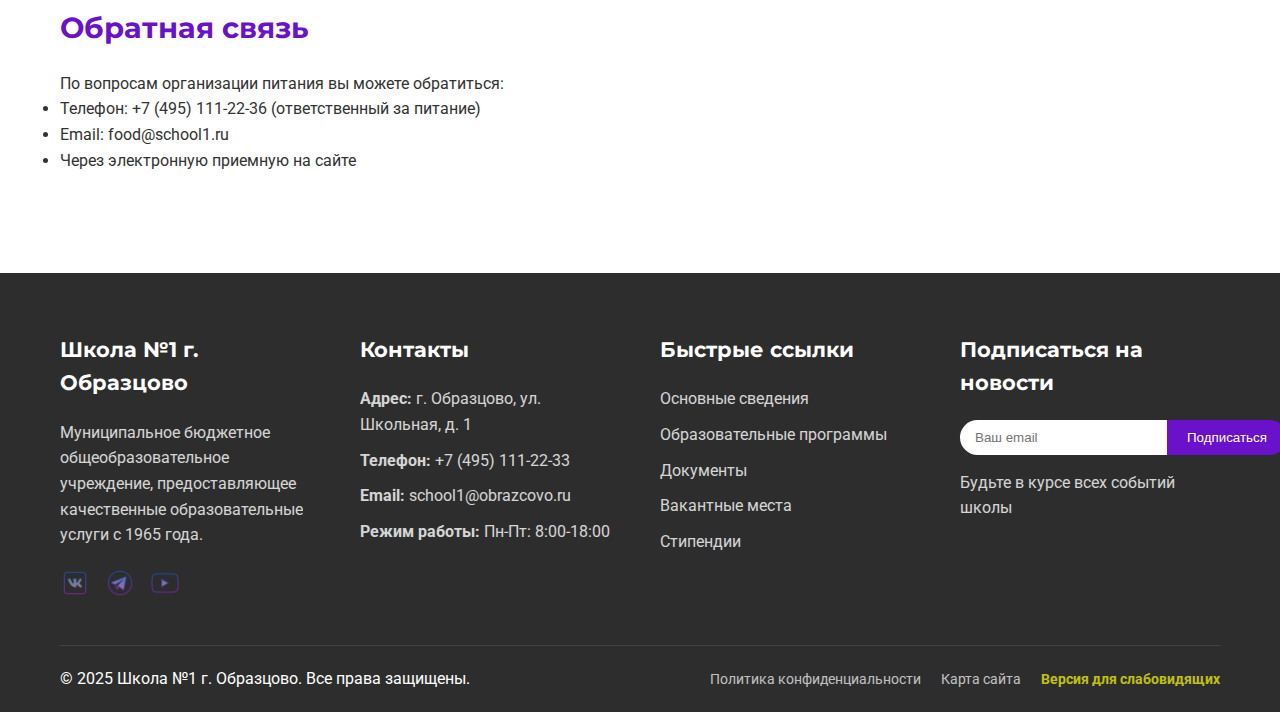
<file: conditions/food.html>
<!DOCTYPE html>
<html lang="ru">
<head>
    <meta charset="UTF-8">
    <meta name="viewport" content="width=device-width, initial-scale=1.0">
    <title>Питание - Школа №1 г. Образцово</title>
     <link rel="stylesheet" href="../css/style.css">
    <link href="https://fonts.googleapis.com/css2?family=Montserrat:wght@400;600;700&family=Roboto:wght@300;400;500&display=swap" rel="stylesheet">
</head>
<body>
   <header>
        <div class="container">
            <div class="logo">
                <img src="../images/logo.jpg" alt="Логотип Школы №1 г. Образцово">
                <h1>Школа №1 г. Образцово</h1>
            </div>
            <nav>
                <ul>
                    <li><a href="../index.html">Главная</a></li>
                    <li class="dropdown">
                        <a href="../about/basic.html">Сведения об организации</a>
                        <div class="dropdown-content">
                            <a href="../about/basic.html">Основные сведения</a>
                            <a href="../about/structure.html">Структура</a>
                            <a href="../about/documents.html">Документы</a>
                            <a href="../about/leadership.html">Руководство</a>
                        </div>
                    </li>
                    <li class="dropdown">
                        <a href="../education/programs.html">Образование</a>
                        <div class="dropdown-content">
                            <a href="../education/programs.html">Программы</a>
                            <a href="../education/standards.html">Стандарты</a>
                            <a href="../education/international.html">Международное сотрудничество</a>
                        </div>
                    </li>
                    <li><a href="../staff/teachers.html">Педагогический состав</a></li>
                    <li class="dropdown">
                        <a href="../conditions/material.html">Условия</a>
                        <div class="dropdown-content">
                            <a href="../conditions/material.html">Материальная база</a>
                            <a href="../conditions/food.html">Питание</a>
                            <a href="../conditions/scholarships.html">Стипендии</a>
                        </div>
                    </li>
                    <li class="dropdown">
                        <a href="../activity/financial.html">Деятельность</a>
                        <div class="dropdown-content">
                            <a href="../activity/financial.html">Финансовая деятельность</a>
                            <a href="../activity/vacancies.html">Вакантные места</a>
                        </div>
                    </li>
                </ul>
            </nav>
            <div class="header-actions">
                <a href="#" class="btn">Электронный дневник</a>
                <a href="#" class="btn outline">Запись в школу</a>
            </div>
        </div>
    </header>

    <section class="page-header">
        <div class="container">
            <h1>Организация питания</h1>
        </div>
    </section>

    <section class="page-content">
        <div class="container">
            <div class="section">
                <h2>Общая информация</h2>
                <p>Школа предоставляет качественное и сбалансированное питание для всех учащихся. В столовой работают профессиональные повара, используется современное оборудование.</p>
                
                <div class="facility-card">
                    <h3>Школьная столовая</h3>
                    <p>Столовая рассчитана на 150 посадочных мест. Питание организовано в 3 смены для разных возрастных групп.</p>
                    <div class="facility-images">
                        <img src="../images/canteen1.jpg" alt="Школьная столовая">
                        <img src="../images/canteen2.jpg" alt="Обеденный зал">
                    </div>
                </div>
            </div>

            <div class="section">
                <h2>Бесплатное питание</h2>
                <p>Следующие категории учащихся имеют право на бесплатное питание:</p>
                <ul>
                    <li>Учащиеся 1-4 классов</li>
                    <li>Дети из многодетных семей</li>
                    <li>Дети с ограниченными возможностями здоровья</li>
                    <li>Дети из малообеспеченных семей</li>
                </ul>
                <p>Для оформления бесплатного питания необходимо предоставить соответствующие документы.</p>
            </div>

            <div class="section">
                <h2>Текущее меню</h2>
                <div class="menu-item">
                    <h3>Меню на неделю (10.06-14.06.2025)</h3>
                    <ul class="document-list">
                        <li>
                            <a href="../documents/menu-primary.pdf">Меню для 1-4 классов</a>
                            <div class="document-meta">PDF, 0.3 MB</div>
                        </li>
                        <li>
                            <a href="../documents/menu-secondary.pdf">Меню для 5-11 классов</a>
                            <div class="document-meta">PDF, 0.3 MB</div>
                        </li>
                        <li>
                            <a href="../documents/menu-diet.pdf">Диетическое меню</a>
                            <div class="document-meta">PDF, 0.2 MB</div>
                        </li>
                    </ul>
                </div>
            </div>

            <div class="section">
                <h2>Поставщики питания</h2>
                <p>Организацией питания в школе занимается:</p>
                <ul>
                    <li>ООО "Школьное питание" (основной поставщик)</li>
                    <li>ИП Сидоров А.П. (поставщик молочной продукции)</li>
                    <li>ООО "Фруктовый рай" (поставщик фруктов и овощей)</li>
                </ul>
            </div>

            <div class="section">
                <h2>Обратная связь</h2>
                <p>По вопросам организации питания вы можете обратиться:</p>
                <ul>
                    <li>Телефон: +7 (495) 111-22-36 (ответственный за питание)</li>
                    <li>Email: food@school1.ru</li>
                    <li>Через электронную приемную на сайте</li>
                </ul>
            </div>
        </div>
    </section>

   <footer>
        <div class="container">
            <div class="footer-grid">
                <div class="footer-col">
                    <h3>Школа №1 г. Образцово</h3>
                    <p>Муниципальное бюджетное общеобразовательное учреждение, предоставляющее качественные образовательные услуги с 1965 года.</p>
                    <div class="social-links">
                        <a href="#"><img src="../images/vk-icon.png" alt="ВКонтакте"></a>
                        <a href="#"><img src="../images/telegram-icon.png" alt="Telegram"></a>
                        <a href="#"><img src="../images/youtube-icon.png" alt="YouTube"></a>
                    </div>
                </div>
                <div class="footer-col">
                    <h3>Контакты</h3>
                    <p><strong>Адрес:</strong> г. Образцово, ул. Школьная, д. 1</p>
                    <p><strong>Телефон:</strong> +7 (495) 111-22-33</p>
                    <p><strong>Email:</strong> school1@obrazcovo.ru</p>
                    <p><strong>Режим работы:</strong> Пн-Пт: 8:00-18:00</p>
                </div>
                <div class="footer-col">
                    <h3>Быстрые ссылки</h3>
                    <ul>
                        <li><a href="../about/basic.html">Основные сведения</a></li>
                        <li><a href="../education/programs.html">Образовательные программы</a></li>
                        <li><a href="../about/documents.html">Документы</a></li>
                        <li><a href="../activity/vacancies.html">Вакантные места</a></li>
                        <li><a href="../conditions/scholarships.html">Стипендии</a></li>
                    </ul>
                </div>
                <div class="footer-col">
                    <h3>Подписаться на новости</h3>
                    <form class="subscribe-form">
                        <input type="email" placeholder="Ваш email">
                        <button type="submit">Подписаться</button>
                    </form>
                    <p>Будьте в курсе всех событий школы</p>
                </div>
            </div>
            <div class="footer-bottom">
                <p>© 2025 Школа №1 г. Образцово. Все права защищены.</p>
                <div class="footer-links">
                    <a href="#">Политика конфиденциальности</a>
                    <a href="#">Карта сайта</a>
                    <a href="#" id="for-blind">Версия для слабовидящих</a>
                </div>
            </div>
        </div>
    </footer>

     <script src="../js/script.js"></script>
</body>
</html>
</file>
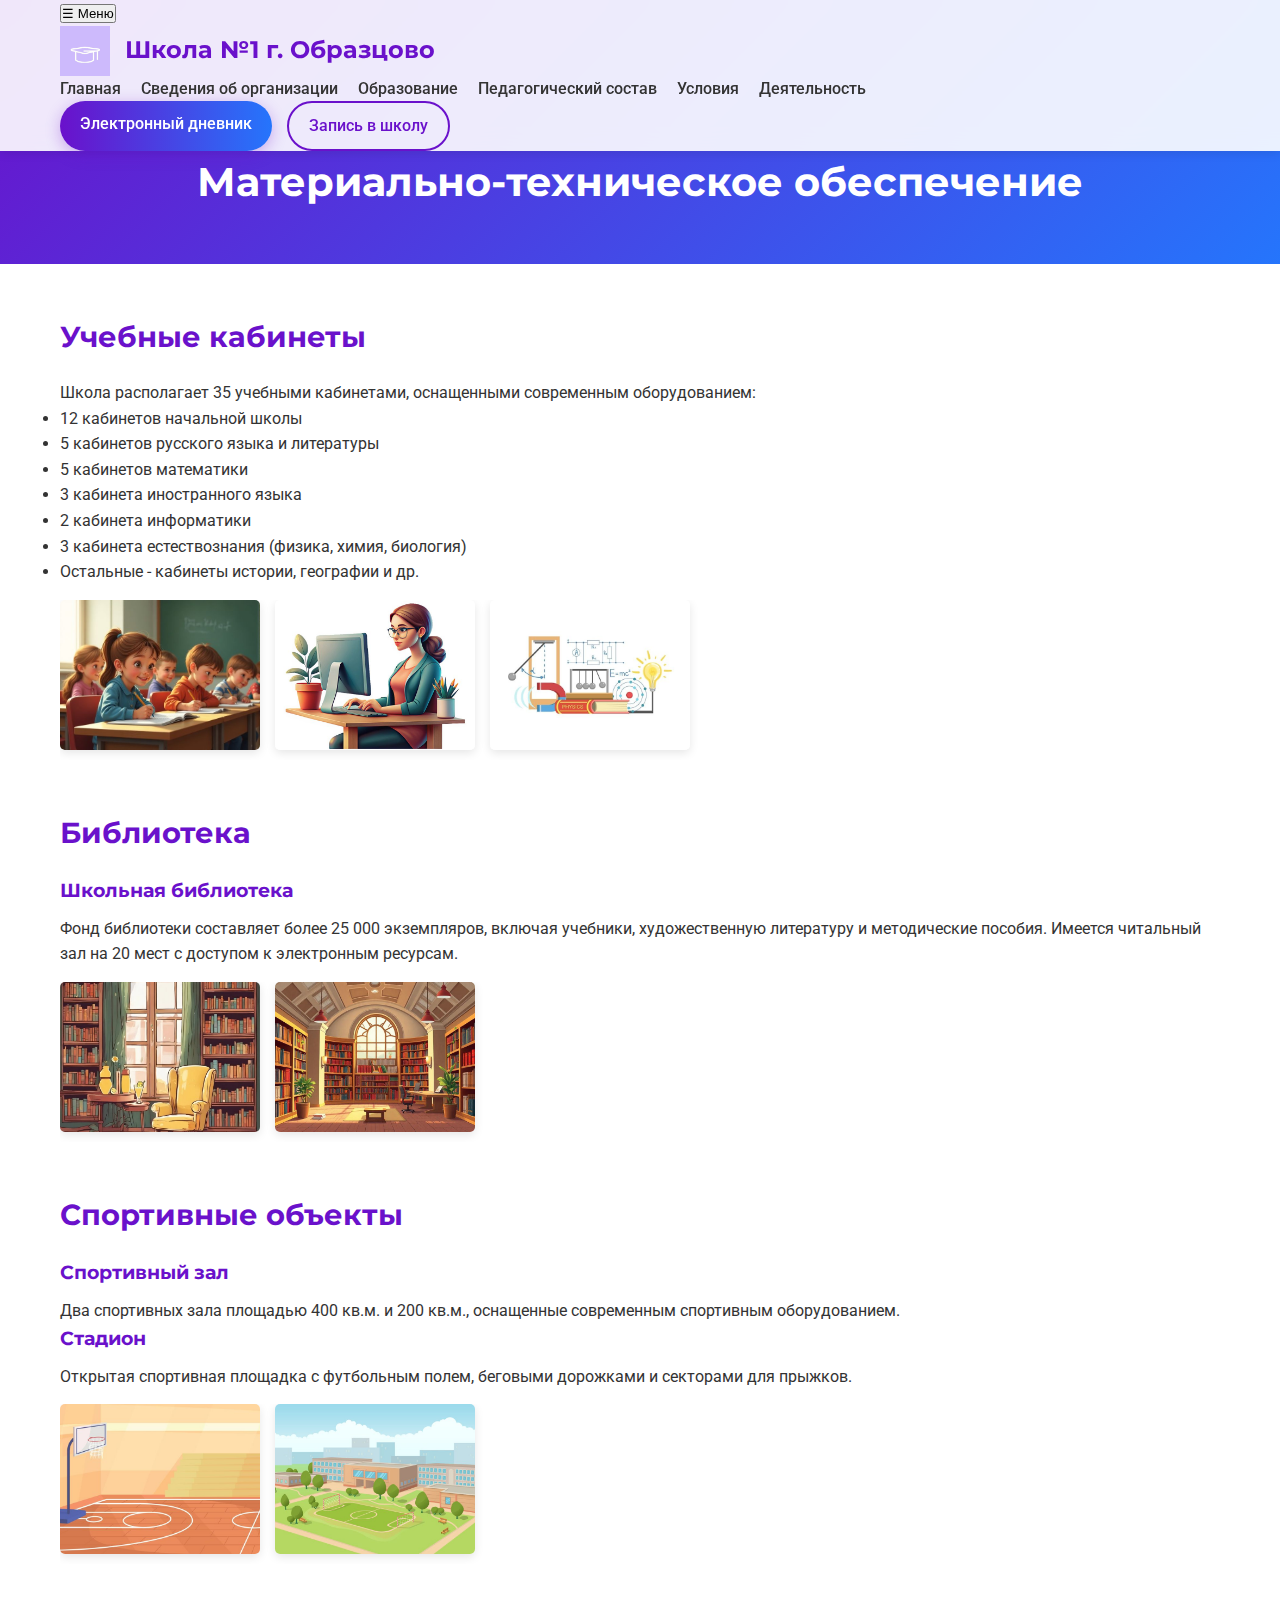
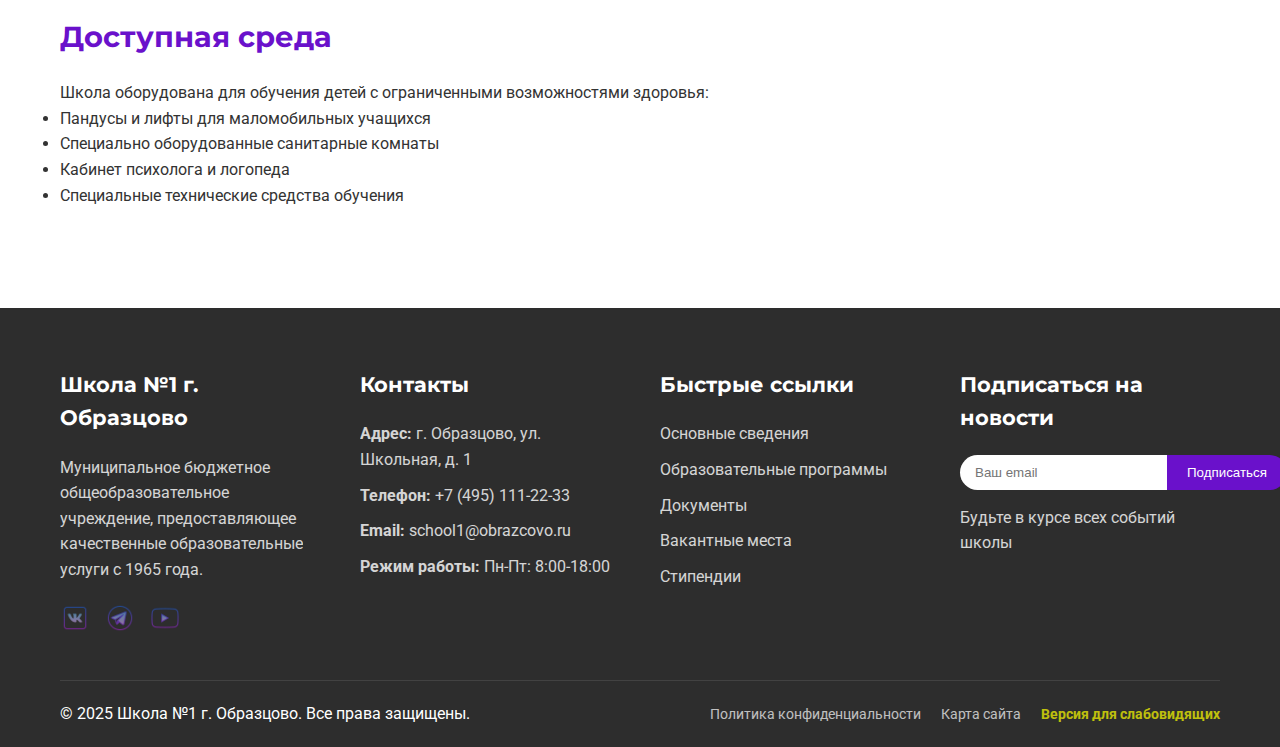
<file: conditions/material.html>
<!DOCTYPE html>
<html lang="ru">
<head>
    <meta charset="UTF-8">
    <meta name="viewport" content="width=device-width, initial-scale=1.0">
    <title>Материальная база - Школа №1 г. Образцово</title>
    <link rel="stylesheet" href="../css/style.css">
    <link href="https://fonts.googleapis.com/css2?family=Montserrat:wght@400;600;700&family=Roboto:wght@300;400;500&display=swap" rel="stylesheet">
</head>
<body>
    <header>
        <div class="container">
            <div class="logo">
                <img src="../images/logo.jpg" alt="Логотип Школы №1 г. Образцово">
                <h1>Школа №1 г. Образцово</h1>
            </div>
            <nav>
                <ul>
                    <li><a href="../index.html">Главная</a></li>
                    <li class="dropdown">
                        <a href="../about/basic.html">Сведения об организации</a>
                        <div class="dropdown-content">
                            <a href="../about/basic.html">Основные сведения</a>
                            <a href="../about/structure.html">Структура</a>
                            <a href="../about/documents.html">Документы</a>
                            <a href="../about/leadership.html">Руководство</a>
                        </div>
                    </li>
                    <li class="dropdown">
                        <a href="../education/programs.html">Образование</a>
                        <div class="dropdown-content">
                            <a href="../education/programs.html">Программы</a>
                            <a href="../education/standards.html">Стандарты</a>
                            <a href="../education/international.html">Международное сотрудничество</a>
                        </div>
                    </li>
                    <li><a href="../staff/teachers.html">Педагогический состав</a></li>
                    <li class="dropdown">
                        <a href="../conditions/material.html">Условия</a>
                        <div class="dropdown-content">
                            <a href="../conditions/material.html">Материальная база</a>
                            <a href="../conditions/food.html">Питание</a>
                            <a href="../conditions/scholarships.html">Стипендии</a>
                        </div>
                    </li>
                    <li class="dropdown">
                        <a href="../activity/financial.html">Деятельность</a>
                        <div class="dropdown-content">
                            <a href="../activity/financial.html">Финансовая деятельность</a>
                            <a href="../activity/vacancies.html">Вакантные места</a>
                        </div>
                    </li>
                </ul>
            </nav>
            <div class="header-actions">
                <a href="#" class="btn">Электронный дневник</a>
                <a href="#" class="btn outline">Запись в школу</a>
            </div>
        </div>
    </header>
    </header>

    <section class="page-header">
        <div class="container">
            <h1>Материально-техническое обеспечение</h1>
        </div>
    </section>

    <section class="page-content">
        <div class="container">
            <div class="section">
                <h2>Учебные кабинеты</h2>
                <p>Школа располагает 35 учебными кабинетами, оснащенными современным оборудованием:</p>
                <ul>
                    <li>12 кабинетов начальной школы</li>
                    <li>5 кабинетов русского языка и литературы</li>
                    <li>5 кабинетов математики</li>
                    <li>3 кабинета иностранного языка</li>
                    <li>2 кабинета информатики</li>
                    <li>3 кабинета естествознания (физика, химия, биология)</li>
                    <li>Остальные - кабинеты истории, географии и др.</li>
                </ul>

                <div class="facility-images">
                    <img src="../images/class1.jpg" alt="Кабинет начальных классов">
                    <img src="../images/class2.jpg" alt="Кабинет информатики">
                    <img src="../images/class3.jpg" alt="Кабинет физики">
                </div>
            </div>

            <div class="section">
                <h2>Библиотека</h2>
                <div class="facility-card">
                    <h3>Школьная библиотека</h3>
                    <p>Фонд библиотеки составляет более 25 000 экземпляров, включая учебники, художественную литературу и методические пособия. Имеется читальный зал на 20 мест с доступом к электронным ресурсам.</p>
                    <div class="facility-images">
                        <img src="../images/library1.jpg" alt="Школьная библиотека">
                        <img src="../images/library2.jpg" alt="Читальный зал">
                    </div>
                </div>
            </div>

            <div class="section">
                <h2>Спортивные объекты</h2>
                <div class="facility-card">
                    <h3>Спортивный зал</h3>
                    <p>Два спортивных зала площадью 400 кв.м. и 200 кв.м., оснащенные современным спортивным оборудованием.</p>
                    
                    <h3>Стадион</h3>
                    <p>Открытая спортивная площадка с футбольным полем, беговыми дорожками и секторами для прыжков.</p>
                    
                    <div class="facility-images">
                        <img src="../images/gym1.jpg" alt="Спортивный зал">
                        <img src="../images/stadium.jpg" alt="Школьный стадион">
                    </div>
                </div>
            </div>

            <div class="section">
                <h2>Доступная среда</h2>
                <p>Школа оборудована для обучения детей с ограниченными возможностями здоровья:</p>
                <ul>
                    <li>Пандусы и лифты для маломобильных учащихся</li>
                    <li>Специально оборудованные санитарные комнаты</li>
                    <li>Кабинет психолога и логопеда</li>
                    <li>Специальные технические средства обучения</li>
                </ul>
            </div>
        </div>
    </section>

    <footer>
        <div class="container">
            <div class="footer-grid">
                <div class="footer-col">
                    <h3>Школа №1 г. Образцово</h3>
                    <p>Муниципальное бюджетное общеобразовательное учреждение, предоставляющее качественные образовательные услуги с 1965 года.</p>
                    <div class="social-links">
                        <a href="#"><img src="../images/vk-icon.png" alt="ВКонтакте"></a>
                        <a href="#"><img src="../images/telegram-icon.png" alt="Telegram"></a>
                        <a href="#"><img src="../images/youtube-icon.png" alt="YouTube"></a>
                    </div>
                </div>
                <div class="footer-col">
                    <h3>Контакты</h3>
                    <p><strong>Адрес:</strong> г. Образцово, ул. Школьная, д. 1</p>
                    <p><strong>Телефон:</strong> +7 (495) 111-22-33</p>
                    <p><strong>Email:</strong> school1@obrazcovo.ru</p>
                    <p><strong>Режим работы:</strong> Пн-Пт: 8:00-18:00</p>
                </div>
                <div class="footer-col">
                    <h3>Быстрые ссылки</h3>
                    <ul>
                        <li><a href="../about/basic.html">Основные сведения</a></li>
                        <li><a href="../education/programs.html">Образовательные программы</a></li>
                        <li><a href="../about/documents.html">Документы</a></li>
                        <li><a href="../activity/vacancies.html">Вакантные места</a></li>
                        <li><a href="../conditions/scholarships.html">Стипендии</a></li>
                    </ul>
                </div>
                <div class="footer-col">
                    <h3>Подписаться на новости</h3>
                    <form class="subscribe-form">
                        <input type="email" placeholder="Ваш email">
                        <button type="submit">Подписаться</button>
                    </form>
                    <p>Будьте в курсе всех событий школы</p>
                </div>
            </div>
            <div class="footer-bottom">
                <p>© 2025 Школа №1 г. Образцово. Все права защищены.</p>
                <div class="footer-links">
                    <a href="#">Политика конфиденциальности</a>
                    <a href="#">Карта сайта</a>
                    <a href="#" id="for-blind">Версия для слабовидящих</a>
                </div>
            </div>
        </div>
    </footer>

    <script src="../js/script.js"></script>
</body>
</html>
</file>
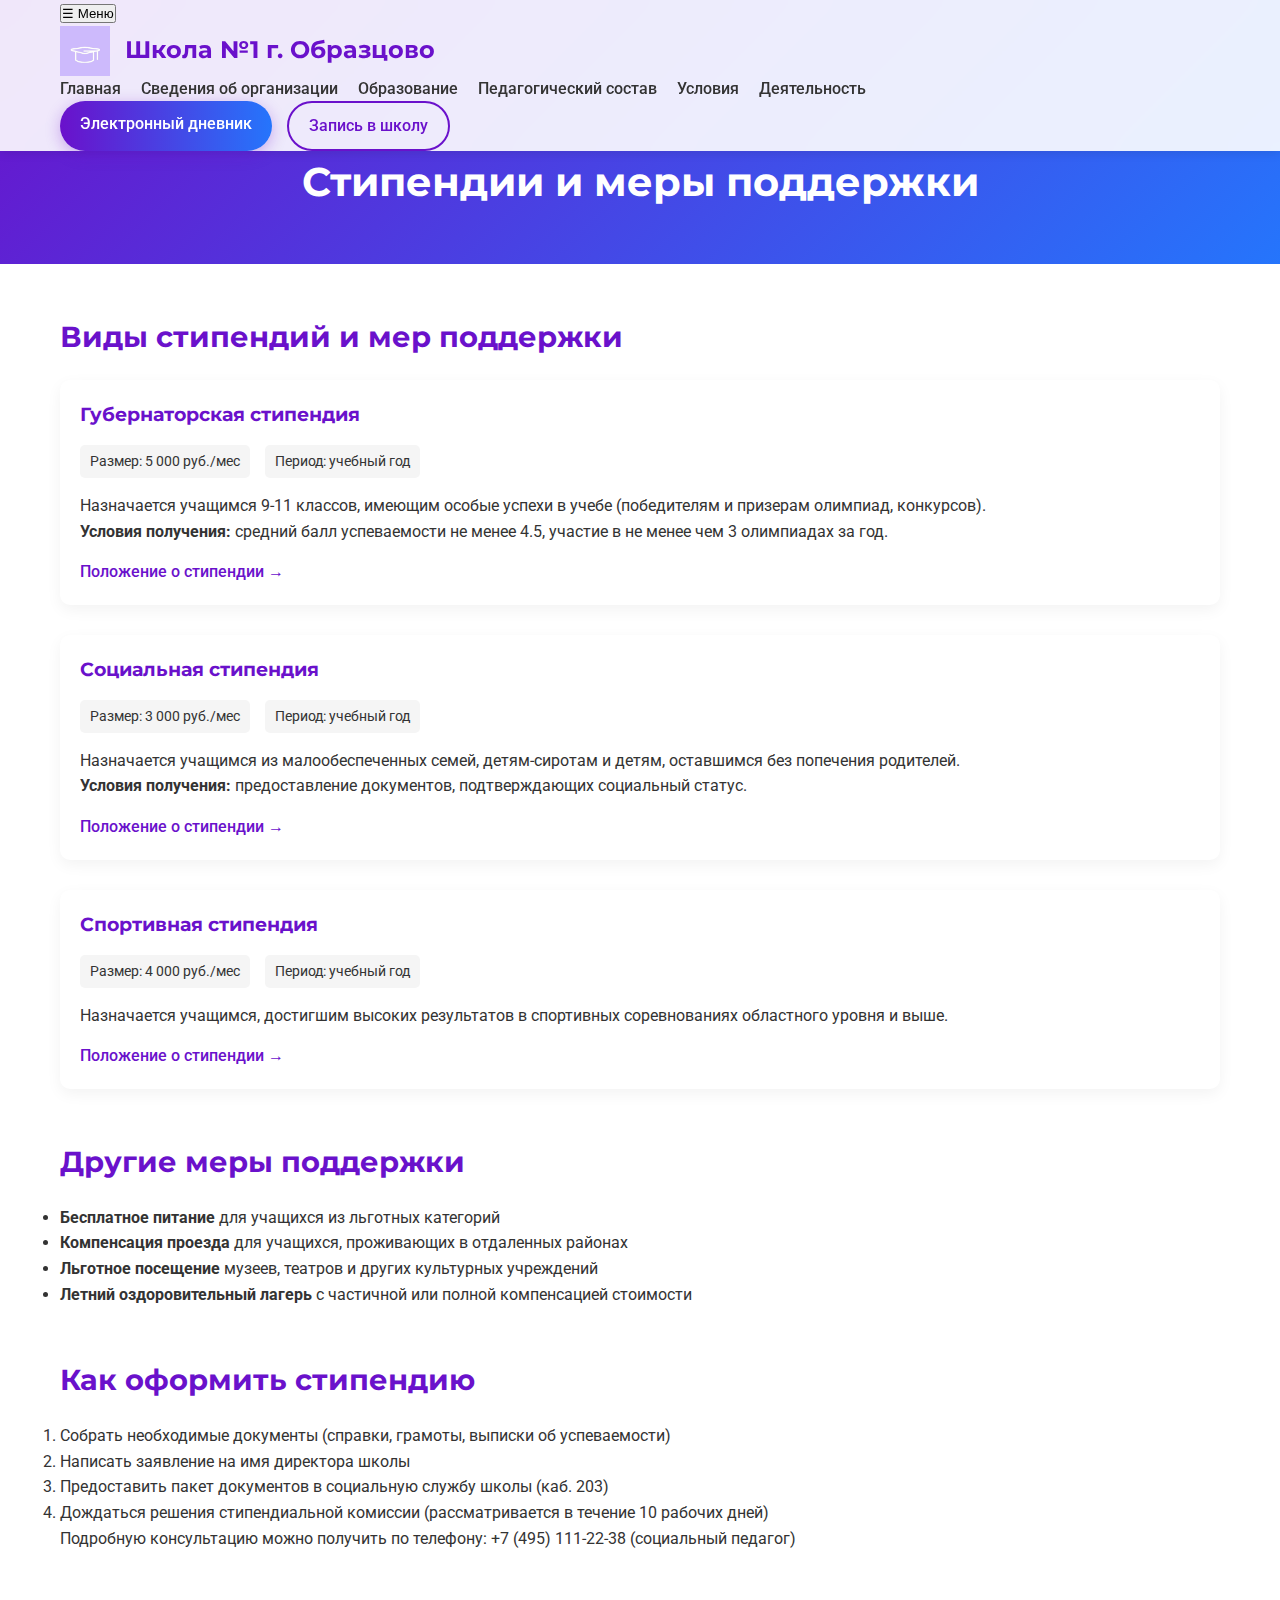
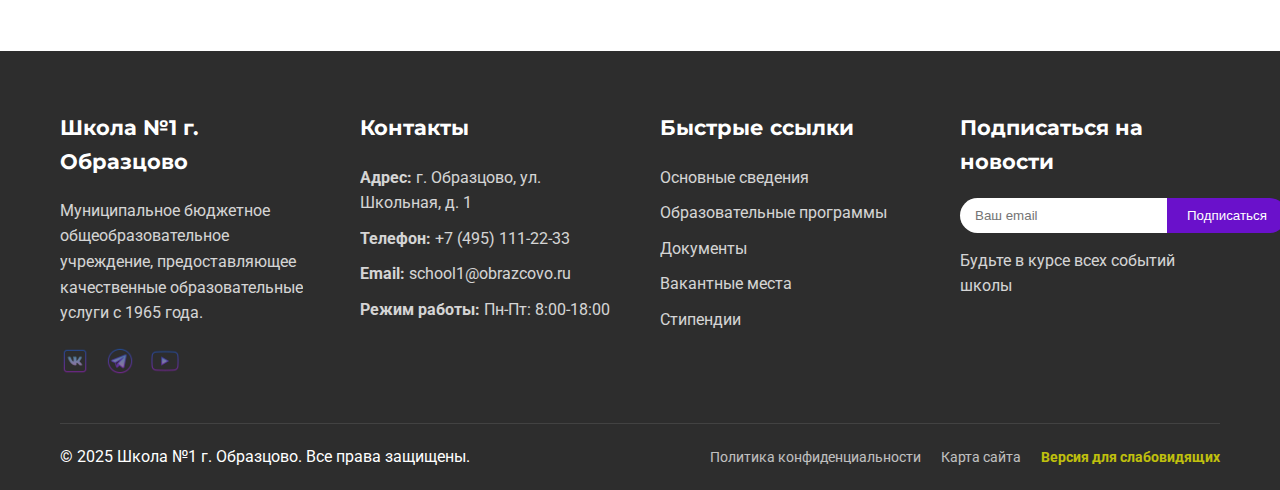
<file: conditions/scholarships.html>
<!DOCTYPE html>
<html lang="ru">
<head>
    <meta charset="UTF-8">
    <meta name="viewport" content="width=device-width, initial-scale=1.0">
    <title>Стипендии - Школа №1 г. Образцово</title>
     <link rel="stylesheet" href="../css/style.css">
    <link href="https://fonts.googleapis.com/css2?family=Montserrat:wght@400;600;700&family=Roboto:wght@300;400;500&display=swap" rel="stylesheet">
</head>
<body>
    <header>
        <div class="container">
            <div class="logo">
                <img src="../images/logo.jpg" alt="Логотип Школы №1 г. Образцово">
                <h1>Школа №1 г. Образцово</h1>
            </div>
            <nav>
                <ul>
                    <li><a href="../index.html">Главная</a></li>
                    <li class="dropdown">
                        <a href="../about/basic.html">Сведения об организации</a>
                        <div class="dropdown-content">
                            <a href="../about/basic.html">Основные сведения</a>
                            <a href="../about/structure.html">Структура</a>
                            <a href="../about/documents.html">Документы</a>
                            <a href="../about/leadership.html">Руководство</a>
                        </div>
                    </li>
                    <li class="dropdown">
                        <a href="../education/programs.html">Образование</a>
                        <div class="dropdown-content">
                            <a href="../education/programs.html">Программы</a>
                            <a href="../education/standards.html">Стандарты</a>
                            <a href="../education/international.html">Международное сотрудничество</a>
                        </div>
                    </li>
                    <li><a href="../staff/teachers.html">Педагогический состав</a></li>
                    <li class="dropdown">
                        <a href="../conditions/material.html">Условия</a>
                        <div class="dropdown-content">
                            <a href="../conditions/material.html">Материальная база</a>
                            <a href="../conditions/food.html">Питание</a>
                            <a href="../conditions/scholarships.html">Стипендии</a>
                        </div>
                    </li>
                    <li class="dropdown">
                        <a href="../activity/financial.html">Деятельность</a>
                        <div class="dropdown-content">
                            <a href="../activity/financial.html">Финансовая деятельность</a>
                            <a href="../activity/vacancies.html">Вакантные места</a>
                        </div>
                    </li>
                </ul>
            </nav>
            <div class="header-actions">
                <a href="#" class="btn">Электронный дневник</a>
                <a href="#" class="btn outline">Запись в школу</a>
            </div>
        </div>
    </header>

    <section class="page-header">
        <div class="container">
            <h1>Стипендии и меры поддержки</h1>
        </div>
    </section>

    <section class="page-content">
        <div class="container">
            <div class="section">
                <h2>Виды стипендий и мер поддержки</h2>
                
                <div class="program-card">
                    <h3>Губернаторская стипендия</h3>
                    <div class="program-meta">
                        <div>Размер: 5 000 руб./мес</div>
                        <div>Период: учебный год</div>
                    </div>
                    <div class="program-description">
                        <p>Назначается учащимся 9-11 классов, имеющим особые успехи в учебе (победителям и призерам олимпиад, конкурсов).</p>
                        <p><strong>Условия получения:</strong> средний балл успеваемости не менее 4.5, участие в не менее чем 3 олимпиадах за год.</p>
                    </div>
                    <a href="../documents/governor-scholarship.pdf" class="program-link">Положение о стипендии →</a>
                </div>

                <div class="program-card">
                    <h3>Социальная стипендия</h3>
                    <div class="program-meta">
                        <div>Размер: 3 000 руб./мес</div>
                        <div>Период: учебный год</div>
                    </div>
                    <div class="program-description">
                        <p>Назначается учащимся из малообеспеченных семей, детям-сиротам и детям, оставшимся без попечения родителей.</p>
                        <p><strong>Условия получения:</strong> предоставление документов, подтверждающих социальный статус.</p>
                    </div>
                    <a href="../documents/social-scholarship.pdf" class="program-link">Положение о стипендии →</a>
                </div>

                <div class="program-card">
                    <h3>Спортивная стипендия</h3>
                    <div class="program-meta">
                        <div>Размер: 4 000 руб./мес</div>
                        <div>Период: учебный год</div>
                    </div>
                    <div class="program-description">
                        <p>Назначается учащимся, достигшим высоких результатов в спортивных соревнованиях областного уровня и выше.</p>
                    </div>
                    <a href="../documents/sport-scholarship.pdf" class="program-link">Положение о стипендии →</a>
                </div>
            </div>

            <div class="section">
                <h2>Другие меры поддержки</h2>
                <ul>
                    <li><strong>Бесплатное питание</strong> для учащихся из льготных категорий</li>
                    <li><strong>Компенсация проезда</strong> для учащихся, проживающих в отдаленных районах</li>
                    <li><strong>Льготное посещение</strong> музеев, театров и других культурных учреждений</li>
                    <li><strong>Летний оздоровительный лагерь</strong> с частичной или полной компенсацией стоимости</li>
                </ul>
            </div>

            <div class="section">
                <h2>Как оформить стипендию</h2>
                <ol>
                    <li>Собрать необходимые документы (справки, грамоты, выписки об успеваемости)</li>
                    <li>Написать заявление на имя директора школы</li>
                    <li>Предоставить пакет документов в социальную службу школы (каб. 203)</li>
                    <li>Дождаться решения стипендиальной комиссии (рассматривается в течение 10 рабочих дней)</li>
                </ol>
                <p>Подробную консультацию можно получить по телефону: +7 (495) 111-22-38 (социальный педагог)</p>
            </div>
        </div>
    </section>

    <footer>
        <div class="container">
            <div class="footer-grid">
                <div class="footer-col">
                    <h3>Школа №1 г. Образцово</h3>
                    <p>Муниципальное бюджетное общеобразовательное учреждение, предоставляющее качественные образовательные услуги с 1965 года.</p>
                    <div class="social-links">
                        <a href="#"><img src="../images/vk-icon.png" alt="ВКонтакте"></a>
                        <a href="#"><img src="../images/telegram-icon.png" alt="Telegram"></a>
                        <a href="#"><img src="../images/youtube-icon.png" alt="YouTube"></a>
                    </div>
                </div>
                <div class="footer-col">
                    <h3>Контакты</h3>
                    <p><strong>Адрес:</strong> г. Образцово, ул. Школьная, д. 1</p>
                    <p><strong>Телефон:</strong> +7 (495) 111-22-33</p>
                    <p><strong>Email:</strong> school1@obrazcovo.ru</p>
                    <p><strong>Режим работы:</strong> Пн-Пт: 8:00-18:00</p>
                </div>
                <div class="footer-col">
                    <h3>Быстрые ссылки</h3>
                    <ul>
                        <li><a href="../about/basic.html">Основные сведения</a></li>
                        <li><a href="../education/programs.html">Образовательные программы</a></li>
                        <li><a href="../about/documents.html">Документы</a></li>
                        <li><a href="../activity/vacancies.html">Вакантные места</a></li>
                        <li><a href="../conditions/scholarships.html">Стипендии</a></li>
                    </ul>
                </div>
                <div class="footer-col">
                    <h3>Подписаться на новости</h3>
                    <form class="subscribe-form">
                        <input type="email" placeholder="Ваш email">
                        <button type="submit">Подписаться</button>
                    </form>
                    <p>Будьте в курсе всех событий школы</p>
                </div>
            </div>
            <div class="footer-bottom">
                <p>© 2025 Школа №1 г. Образцово. Все права защищены.</p>
                <div class="footer-links">
                    <a href="#">Политика конфиденциальности</a>
                    <a href="#">Карта сайта</a>
                    <a href="#" id="for-blind">Версия для слабовидящих</a>
                </div>
            </div>
        </div>
    </footer>
     <script src="../js/script.js"></script>
</body>
</html>
</file>
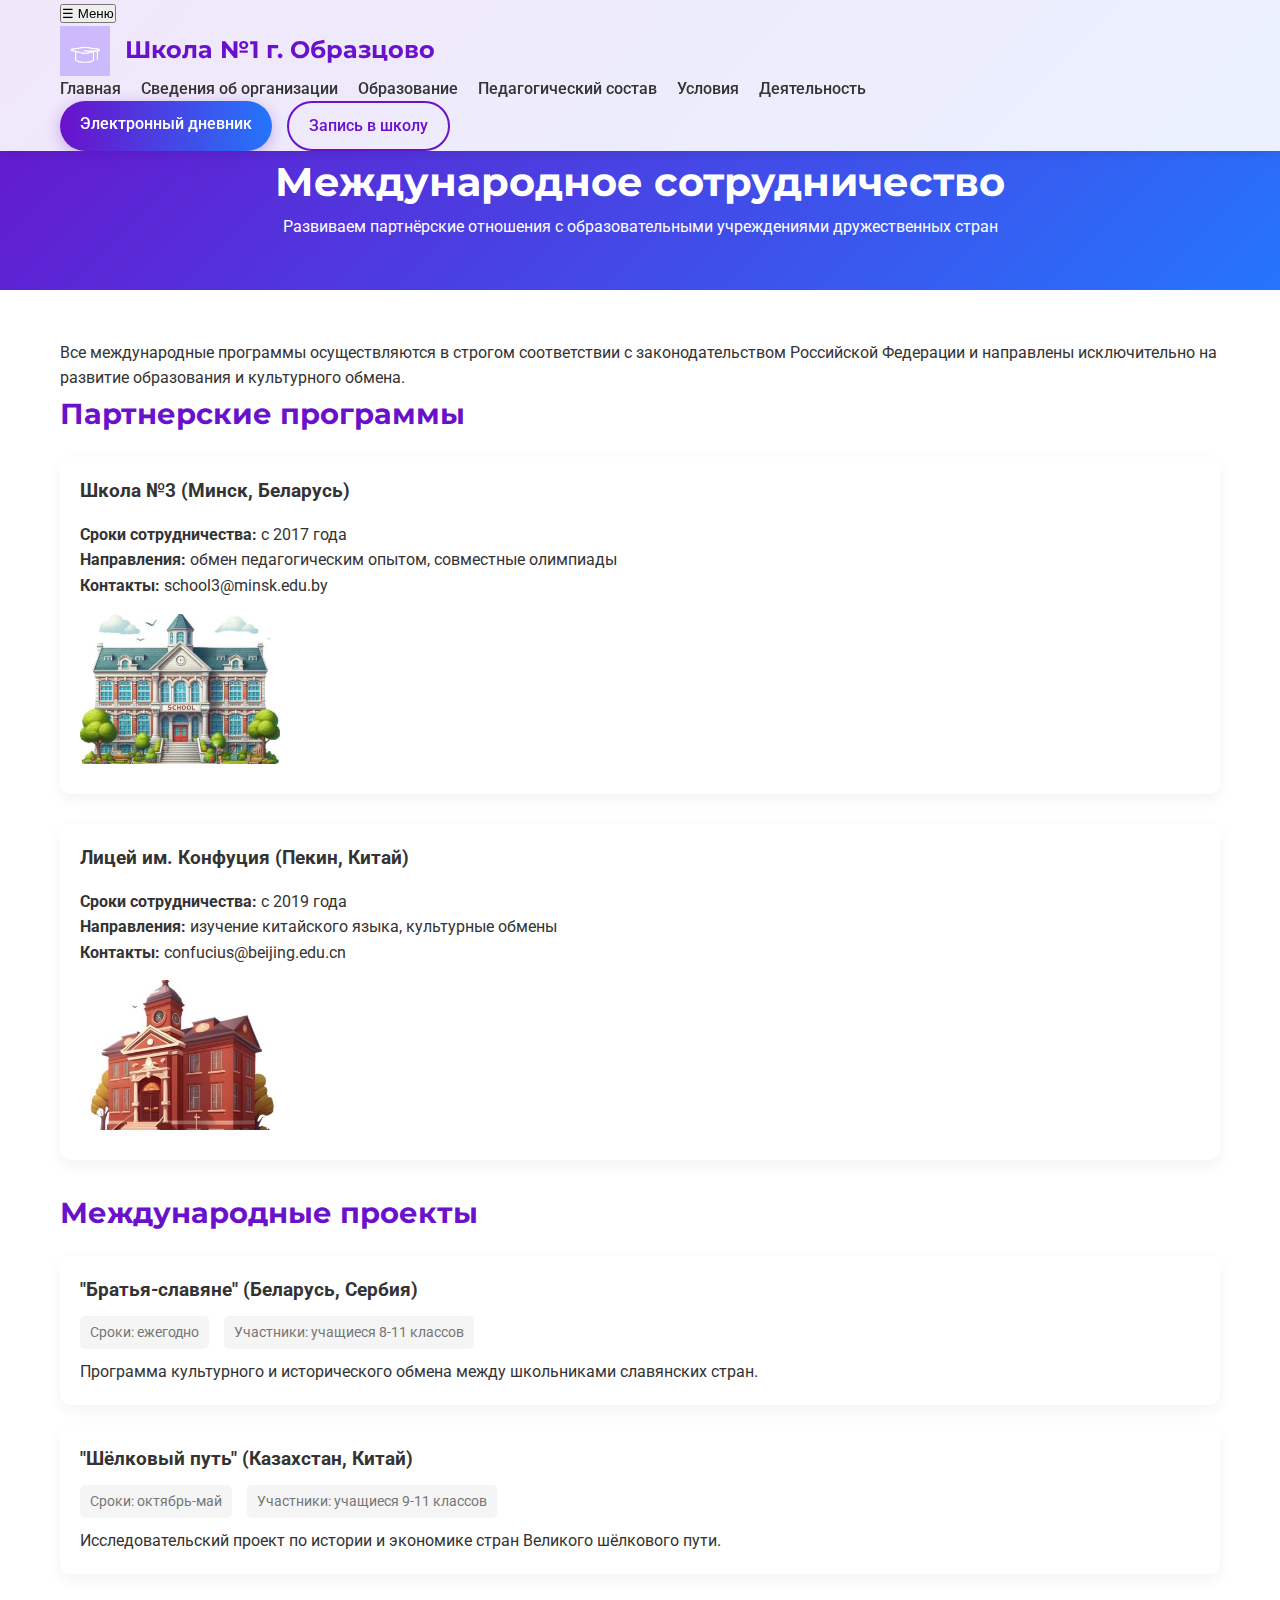
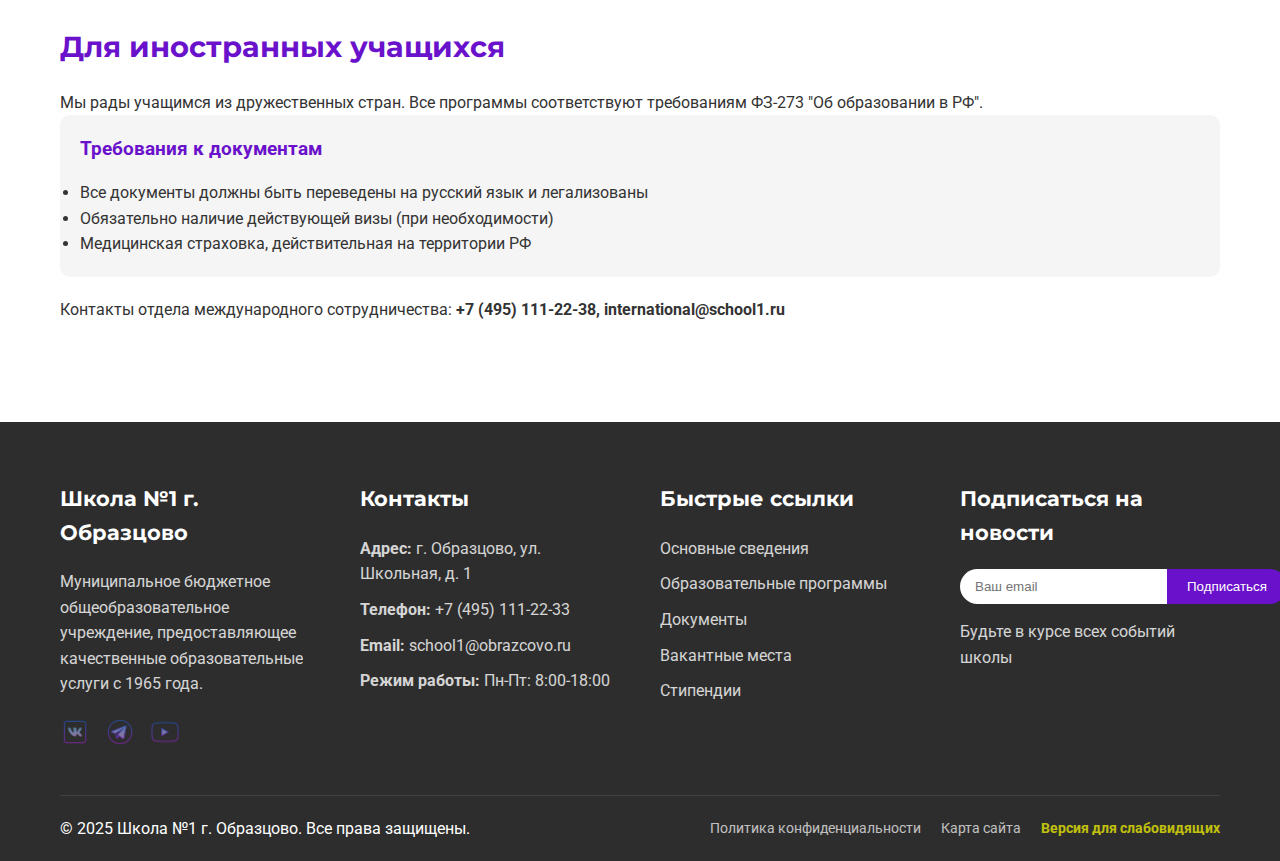
<file: education/international.html>
<!DOCTYPE html>
<html lang="ru">
<head>
    <meta charset="UTF-8">
    <meta name="viewport" content="width=device-width, initial-scale=1.0">
    <title>Международное сотрудничество - Школа №1 г. Образцово</title>
    <link rel="stylesheet" href="../css/style.css">
    <link href="https://fonts.googleapis.com/css2?family=Montserrat:wght@400;600;700&family=Roboto:wght@300;400;500&display=swap" rel="stylesheet">
</head>
<body>
     <header>
        <div class="container">
            <div class="logo">
                <img src="../images/logo.jpg" alt="Логотип Школы №1 г. Образцово">
                <h1>Школа №1 г. Образцово</h1>
            </div>
            <nav>
                <ul>
                    <li><a href="../index.html">Главная</a></li>
                    <li class="dropdown">
                        <a href="../about/basic.html">Сведения об организации</a>
                        <div class="dropdown-content">
                            <a href="../about/basic.html">Основные сведения</a>
                            <a href="../about/structure.html">Структура</a>
                            <a href="../about/documents.html">Документы</a>
                            <a href="../about/leadership.html">Руководство</a>
                        </div>
                    </li>
                    <li class="dropdown">
                        <a href="../education/programs.html">Образование</a>
                        <div class="dropdown-content">
                            <a href="../education/programs.html">Программы</a>
                            <a href="../education/standards.html">Стандарты</a>
                            <a href="../education/international.html">Международное сотрудничество</a>
                        </div>
                    </li>
                    <li><a href="../staff/teachers.html">Педагогический состав</a></li>
                    <li class="dropdown">
                        <a href="../conditions/material.html">Условия</a>
                        <div class="dropdown-content">
                            <a href="../conditions/material.html">Материальная база</a>
                            <a href="../conditions/food.html">Питание</a>
                            <a href="../conditions/scholarships.html">Стипендии</a>
                        </div>
                    </li>
                    <li class="dropdown">
                        <a href="../activity/financial.html">Деятельность</a>
                        <div class="dropdown-content">
                            <a href="../activity/financial.html">Финансовая деятельность</a>
                            <a href="../activity/vacancies.html">Вакантные места</a>
                        </div>
                    </li>
                </ul>
            </nav>
            <div class="header-actions">
                <a href="#" class="btn">Электронный дневник</a>
                <a href="#" class="btn outline">Запись в школу</a>
            </div>
        </div>
    </header>
    
    <section class="page-header">
        <div class="container">
            <h1>Международное сотрудничество</h1>
            <p class="page-subtitle">Развиваем партнёрские отношения с образовательными учреждениями дружественных стран</p>
        </div>
    </section>

    <section class="page-content">
        <div class="container">
            <div class="disclaimer">
                <p>Все международные программы осуществляются в строгом соответствии с законодательством Российской Федерации и направлены исключительно на развитие образования и культурного обмена.</p>
            </div>

            <div class="section">
                <h2>Партнерские программы</h2>
                
                <div class="partner-card">
                    <h3>Школа №3 (Минск, Беларусь)</h3>
                    <div class="partner-info">
                        <p><strong>Сроки сотрудничества:</strong> с 2017 года</p>
                        <p><strong>Направления:</strong> обмен педагогическим опытом, совместные олимпиады</p>
                        <p><strong>Контакты:</strong> school3@minsk.edu.by</p>
                    </div>
                    <div class="partner-images">
                        <img src="../images/belarus-school.jpg" alt="Школа в Минске">
                    </div>
                </div>

                <div class="partner-card">
                    <h3>Лицей им. Конфуция (Пекин, Китай)</h3>
                    <div class="partner-info">
                        <p><strong>Сроки сотрудничества:</strong> с 2019 года</p>
                        <p><strong>Направления:</strong> изучение китайского языка, культурные обмены</p>
                        <p><strong>Контакты:</strong> confucius@beijing.edu.cn</p>
                    </div>
                    <div class="partner-images">
                        <img src="../images/china-school.jpg" alt="Лицей в Пекине">
                    </div>
                </div>


            <div class="section">
                <h2>Международные проекты</h2>
                
                <div class="project-card">
                    <h3>"Братья-славяне" (Беларусь, Сербия)</h3>
                    <div class="project-meta">
                        <div>Сроки: ежегодно</div>
                        <div>Участники: учащиеся 8-11 классов</div>
                    </div>
                    <div class="project-description">
                        <p>Программа культурного и исторического обмена между школьниками славянских стран.</p>
                    </div>
                </div>

                <div class="project-card">
                    <h3>"Шёлковый путь" (Казахстан, Китай)</h3>
                    <div class="project-meta">
                        <div>Сроки: октябрь-май</div>
                        <div>Участники: учащиеся 9-11 классов</div>
                    </div>
                    <div class="project-description">
                        <p>Исследовательский проект по истории и экономике стран Великого шёлкового пути.</p>
                    </div>
                </div>
            </div>

            <div class="section">
                <h2>Для иностранных учащихся</h2>
                <p>Мы рады учащимся из дружественных стран. Все программы соответствуют требованиям ФЗ-273 "Об образовании в РФ".</p>
                
                <div class="info-box important">
                    <h3>Требования к документам</h3>
                    <ul>
                        <li>Все документы должны быть переведены на русский язык и легализованы</li>
                        <li>Обязательно наличие действующей визы (при необходимости)</li>
                        <li>Медицинская страховка, действительная на территории РФ</li>
                    </ul>
                </div>

                <p>Контакты отдела международного сотрудничества: <strong>+7 (495) 111-22-38, international@school1.ru</strong></p>
            </div>
        </div>
    </section>

     <footer>
        <div class="container">
            <div class="footer-grid">
                <div class="footer-col">
                    <h3>Школа №1 г. Образцово</h3>
                    <p>Муниципальное бюджетное общеобразовательное учреждение, предоставляющее качественные образовательные услуги с 1965 года.</p>
                    <div class="social-links">
                        <a href="#"><img src="../images/vk-icon.png" alt="ВКонтакте"></a>
                        <a href="#"><img src="../images/telegram-icon.png" alt="Telegram"></a>
                        <a href="#"><img src="../images/youtube-icon.png" alt="YouTube"></a>
                    </div>
                </div>
                <div class="footer-col">
                    <h3>Контакты</h3>
                    <p><strong>Адрес:</strong> г. Образцово, ул. Школьная, д. 1</p>
                    <p><strong>Телефон:</strong> +7 (495) 111-22-33</p>
                    <p><strong>Email:</strong> school1@obrazcovo.ru</p>
                    <p><strong>Режим работы:</strong> Пн-Пт: 8:00-18:00</p>
                </div>
                <div class="footer-col">
                    <h3>Быстрые ссылки</h3>
                    <ul>
                        <li><a href="../about/basic.html">Основные сведения</a></li>
                        <li><a href="../education/programs.html">Образовательные программы</a></li>
                        <li><a href="../about/documents.html">Документы</a></li>
                        <li><a href="../activity/vacancies.html">Вакантные места</a></li>
                        <li><a href="../conditions/scholarships.html">Стипендии</a></li>
                    </ul>
                </div>
                <div class="footer-col">
                    <h3>Подписаться на новости</h3>
                    <form class="subscribe-form">
                        <input type="email" placeholder="Ваш email">
                        <button type="submit">Подписаться</button>
                    </form>
                    <p>Будьте в курсе всех событий школы</p>
                </div>
            </div>
            <div class="footer-bottom">
                <p>© 2025 Школа №1 г. Образцово. Все права защищены.</p>
                <div class="footer-links">
                    <a href="#">Политика конфиденциальности</a>
                    <a href="#">Карта сайта</a>
                    <a href="#" id="for-blind">Версия для слабовидящих</a>
                </div>
            </div>
        </div>
    </footer>

    <script src="../js/script.js"></script>
</body>
</html>
</file>
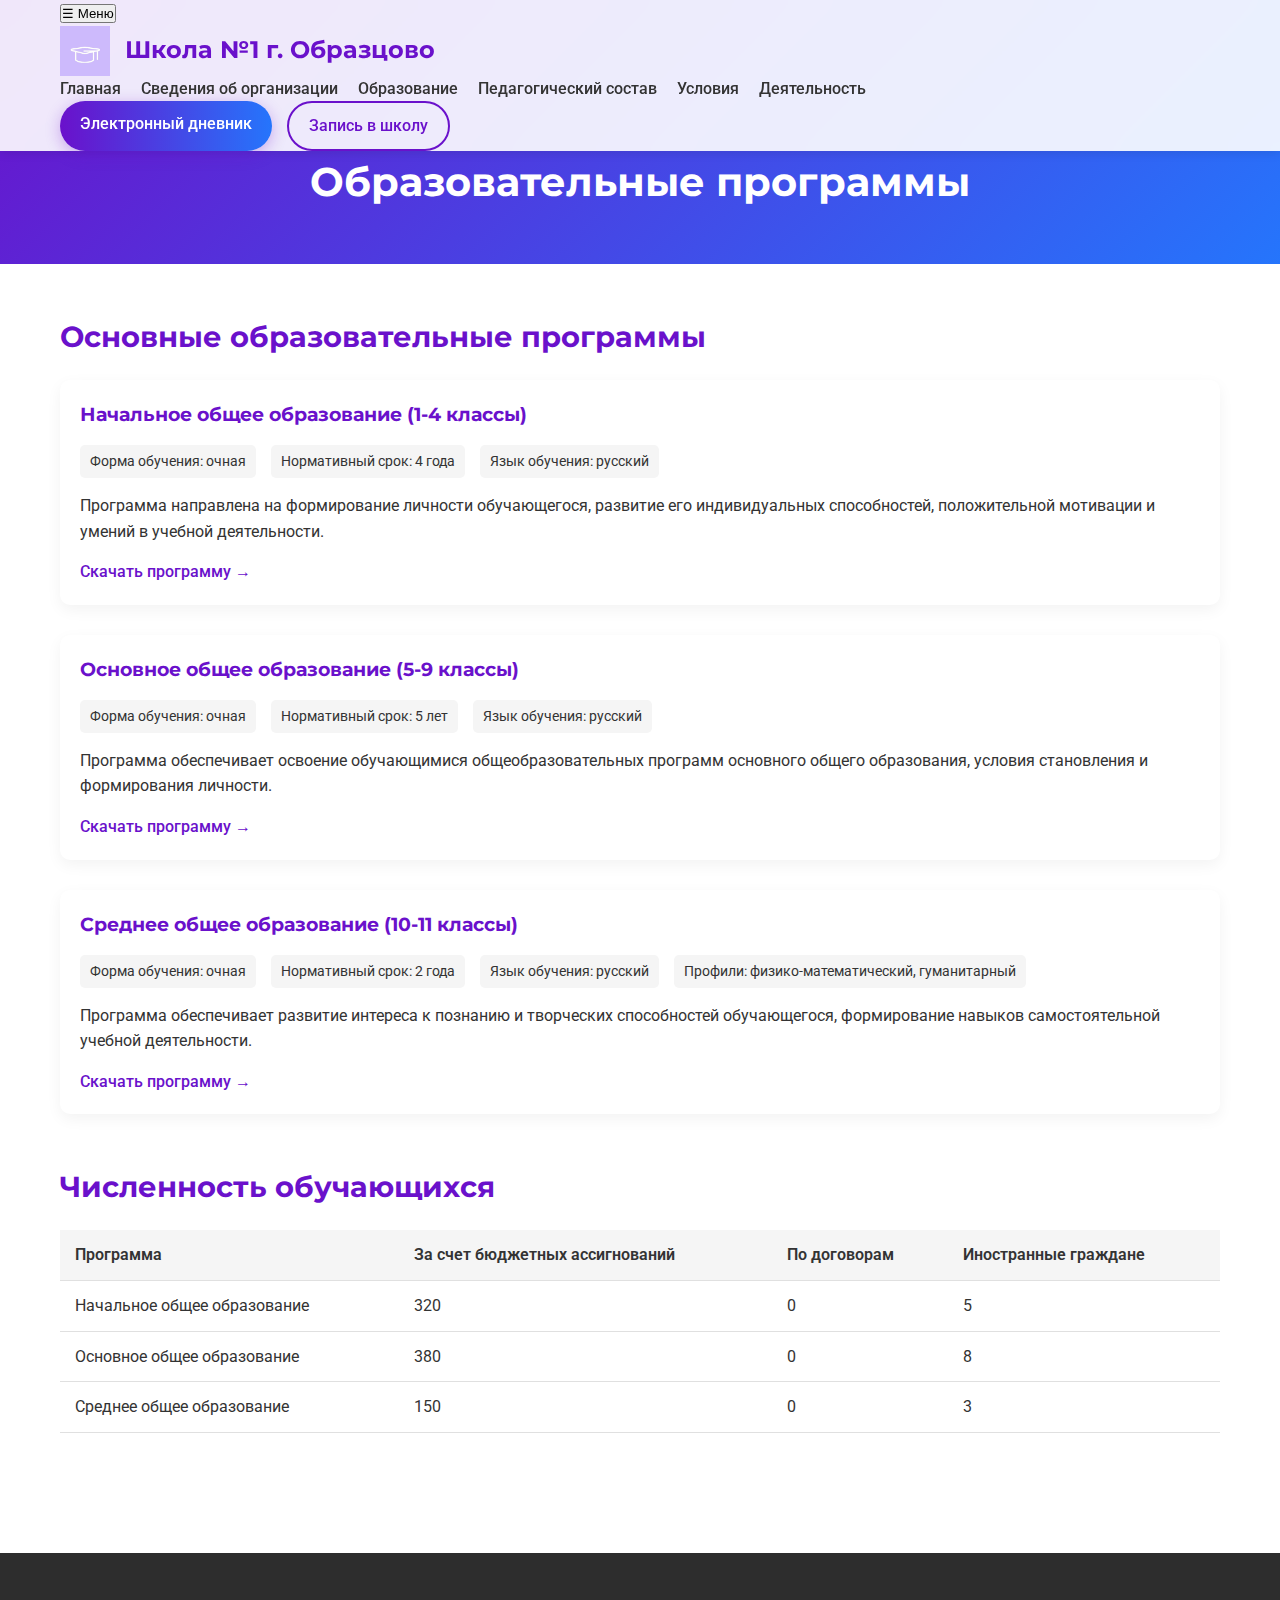
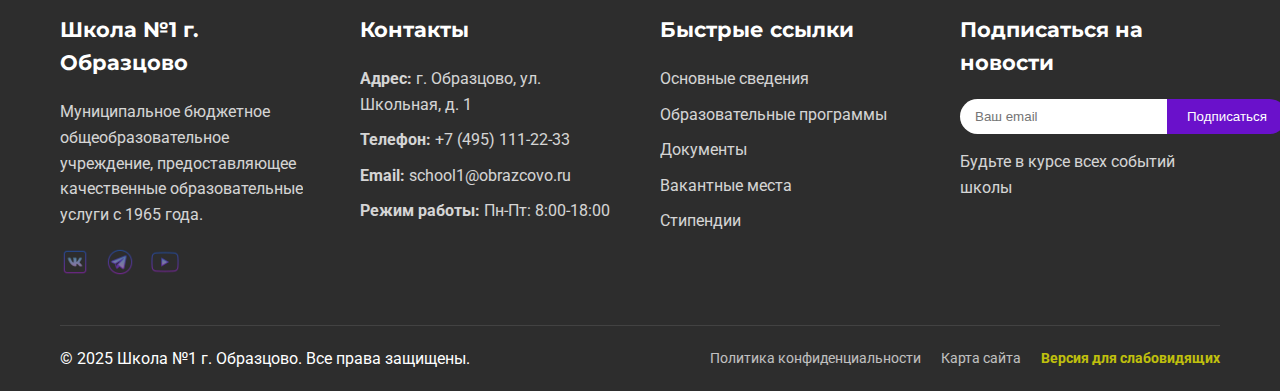
<file: education/programs.html>
<!DOCTYPE html>
<html lang="ru">
<head>
    <meta charset="UTF-8">
    <meta name="viewport" content="width=device-width, initial-scale=1.0">
    <title>Образовательные программы - Школа №1 г. Образцово</title>
   <link rel="stylesheet" href="../css/style.css">
    <link href="https://fonts.googleapis.com/css2?family=Montserrat:wght@400;600;700&family=Roboto:wght@300;400;500&display=swap" rel="stylesheet">
</head>
<body>
   <header>
        <div class="container">
            <div class="logo">
                <img src="../images/logo.jpg" alt="Логотип Школы №1 г. Образцово">
                <h1>Школа №1 г. Образцово</h1>
            </div>
            <nav>
                <ul>
                    <li><a href="../index.html">Главная</a></li>
                    <li class="dropdown">
                        <a href="../about/basic.html">Сведения об организации</a>
                        <div class="dropdown-content">
                            <a href="../about/basic.html">Основные сведения</a>
                            <a href="../about/structure.html">Структура</a>
                            <a href="../about/documents.html">Документы</a>
                            <a href="../about/leadership.html">Руководство</a>
                        </div>
                    </li>
                    <li class="dropdown">
                        <a href="../education/programs.html">Образование</a>
                        <div class="dropdown-content">
                            <a href="../education/programs.html">Программы</a>
                            <a href="../education/standards.html">Стандарты</a>
                            <a href="../education/international.html">Международное сотрудничество</a>
                        </div>
                    </li>
                    <li><a href="../staff/teachers.html">Педагогический состав</a></li>
                    <li class="dropdown">
                        <a href="../conditions/material.html">Условия</a>
                        <div class="dropdown-content">
                            <a href="../conditions/material.html">Материальная база</a>
                            <a href="../conditions/food.html">Питание</a>
                            <a href="../conditions/scholarships.html">Стипендии</a>
                        </div>
                    </li>
                    <li class="dropdown">
                        <a href="../activity/financial.html">Деятельность</a>
                        <div class="dropdown-content">
                            <a href="../activity/financial.html">Финансовая деятельность</a>
                            <a href="../activity/vacancies.html">Вакантные места</a>
                        </div>
                    </li>
                </ul>
            </nav>
            <div class="header-actions">
                <a href="#" class="btn">Электронный дневник</a>
                <a href="#" class="btn outline">Запись в школу</a>
            </div>
        </div>
    </header>

    <section class="page-header">
        <div class="container">
            <h1>Образовательные программы</h1>
        </div>
    </section>

    <section class="page-content">
        <div class="container">
            <div class="section">
                <h2>Основные образовательные программы</h2>
                
                <div class="program-card">
                    <h3>Начальное общее образование (1-4 классы)</h3>
                    <div class="program-meta">
                        <div>Форма обучения: очная</div>
                        <div>Нормативный срок: 4 года</div>
                        <div>Язык обучения: русский</div>
                    </div>
                    <div class="program-description">
                        <p>Программа направлена на формирование личности обучающегося, развитие его индивидуальных способностей, положительной мотивации и умений в учебной деятельности.</p>
                    </div>
                    <a href="../documents/program-primary.pdf" class="program-link">Скачать программу →</a>
                </div>

                <div class="program-card">
                    <h3>Основное общее образование (5-9 классы)</h3>
                    <div class="program-meta">
                        <div>Форма обучения: очная</div>
                        <div>Нормативный срок: 5 лет</div>
                        <div>Язык обучения: русский</div>
                    </div>
                    <div class="program-description">
                        <p>Программа обеспечивает освоение обучающимися общеобразовательных программ основного общего образования, условия становления и формирования личности.</p>
                    </div>
                    <a href="../documents/program-basic.pdf" class="program-link">Скачать программу →</a>
                </div>

                <div class="program-card">
                    <h3>Среднее общее образование (10-11 классы)</h3>
                    <div class="program-meta">
                        <div>Форма обучения: очная</div>
                        <div>Нормативный срок: 2 года</div>
                        <div>Язык обучения: русский</div>
                        <div>Профили: физико-математический, гуманитарный</div>
                    </div>
                    <div class="program-description">
                        <p>Программа обеспечивает развитие интереса к познанию и творческих способностей обучающегося, формирование навыков самостоятельной учебной деятельности.</p>
                    </div>
                    <a href="../documents/program-secondary.pdf" class="program-link">Скачать программу →</a>
                </div>
            </div>

            <div class="section">
                <h2>Численность обучающихся</h2>
                <div class="table-responsive">
                    <table>
                        <tr>
                            <th>Программа</th>
                            <th>За счет бюджетных ассигнований</th>
                            <th>По договорам</th>
                            <th>Иностранные граждане</th>
                        </tr>
                        <tr>
                            <td>Начальное общее образование</td>
                            <td>320</td>
                            <td>0</td>
                            <td>5</td>
                        </tr>
                        <tr>
                            <td>Основное общее образование</td>
                            <td>380</td>
                            <td>0</td>
                            <td>8</td>
                        </tr>
                        <tr>
                            <td>Среднее общее образование</td>
                            <td>150</td>
                            <td>0</td>
                            <td>3</td>
                        </tr>
                    </table>
                </div>
            </div>
        </div>
    </section>

    <footer>
        <div class="container">
            <div class="footer-grid">
                <div class="footer-col">
                    <h3>Школа №1 г. Образцово</h3>
                    <p>Муниципальное бюджетное общеобразовательное учреждение, предоставляющее качественные образовательные услуги с 1965 года.</p>
                    <div class="social-links">
                        <a href="#"><img src="../images/vk-icon.png" alt="ВКонтакте"></a>
                        <a href="#"><img src="../images/telegram-icon.png" alt="Telegram"></a>
                        <a href="#"><img src="../images/youtube-icon.png" alt="YouTube"></a>
                    </div>
                </div>
                <div class="footer-col">
                    <h3>Контакты</h3>
                    <p><strong>Адрес:</strong> г. Образцово, ул. Школьная, д. 1</p>
                    <p><strong>Телефон:</strong> +7 (495) 111-22-33</p>
                    <p><strong>Email:</strong> school1@obrazcovo.ru</p>
                    <p><strong>Режим работы:</strong> Пн-Пт: 8:00-18:00</p>
                </div>
                <div class="footer-col">
                    <h3>Быстрые ссылки</h3>
                    <ul>
                        <li><a href="../about/basic.html">Основные сведения</a></li>
                        <li><a href="../education/programs.html">Образовательные программы</a></li>
                        <li><a href="../about/documents.html">Документы</a></li>
                        <li><a href="../activity/vacancies.html">Вакантные места</a></li>
                        <li><a href="../conditions/scholarships.html">Стипендии</a></li>
                    </ul>
                </div>
                <div class="footer-col">
                    <h3>Подписаться на новости</h3>
                    <form class="subscribe-form">
                        <input type="email" placeholder="Ваш email">
                        <button type="submit">Подписаться</button>
                    </form>
                    <p>Будьте в курсе всех событий школы</p>
                </div>
            </div>
            <div class="footer-bottom">
                <p>© 2025 Школа №1 г. Образцово. Все права защищены.</p>
                <div class="footer-links">
                    <a href="#">Политика конфиденциальности</a>
                    <a href="#">Карта сайта</a>
                    <a href="#" id="for-blind">Версия для слабовидящих</a>
                </div>
            </div>
        </div>
    </footer>


     <script src="../js/script.js"></script>
</body>
</html>
</file>
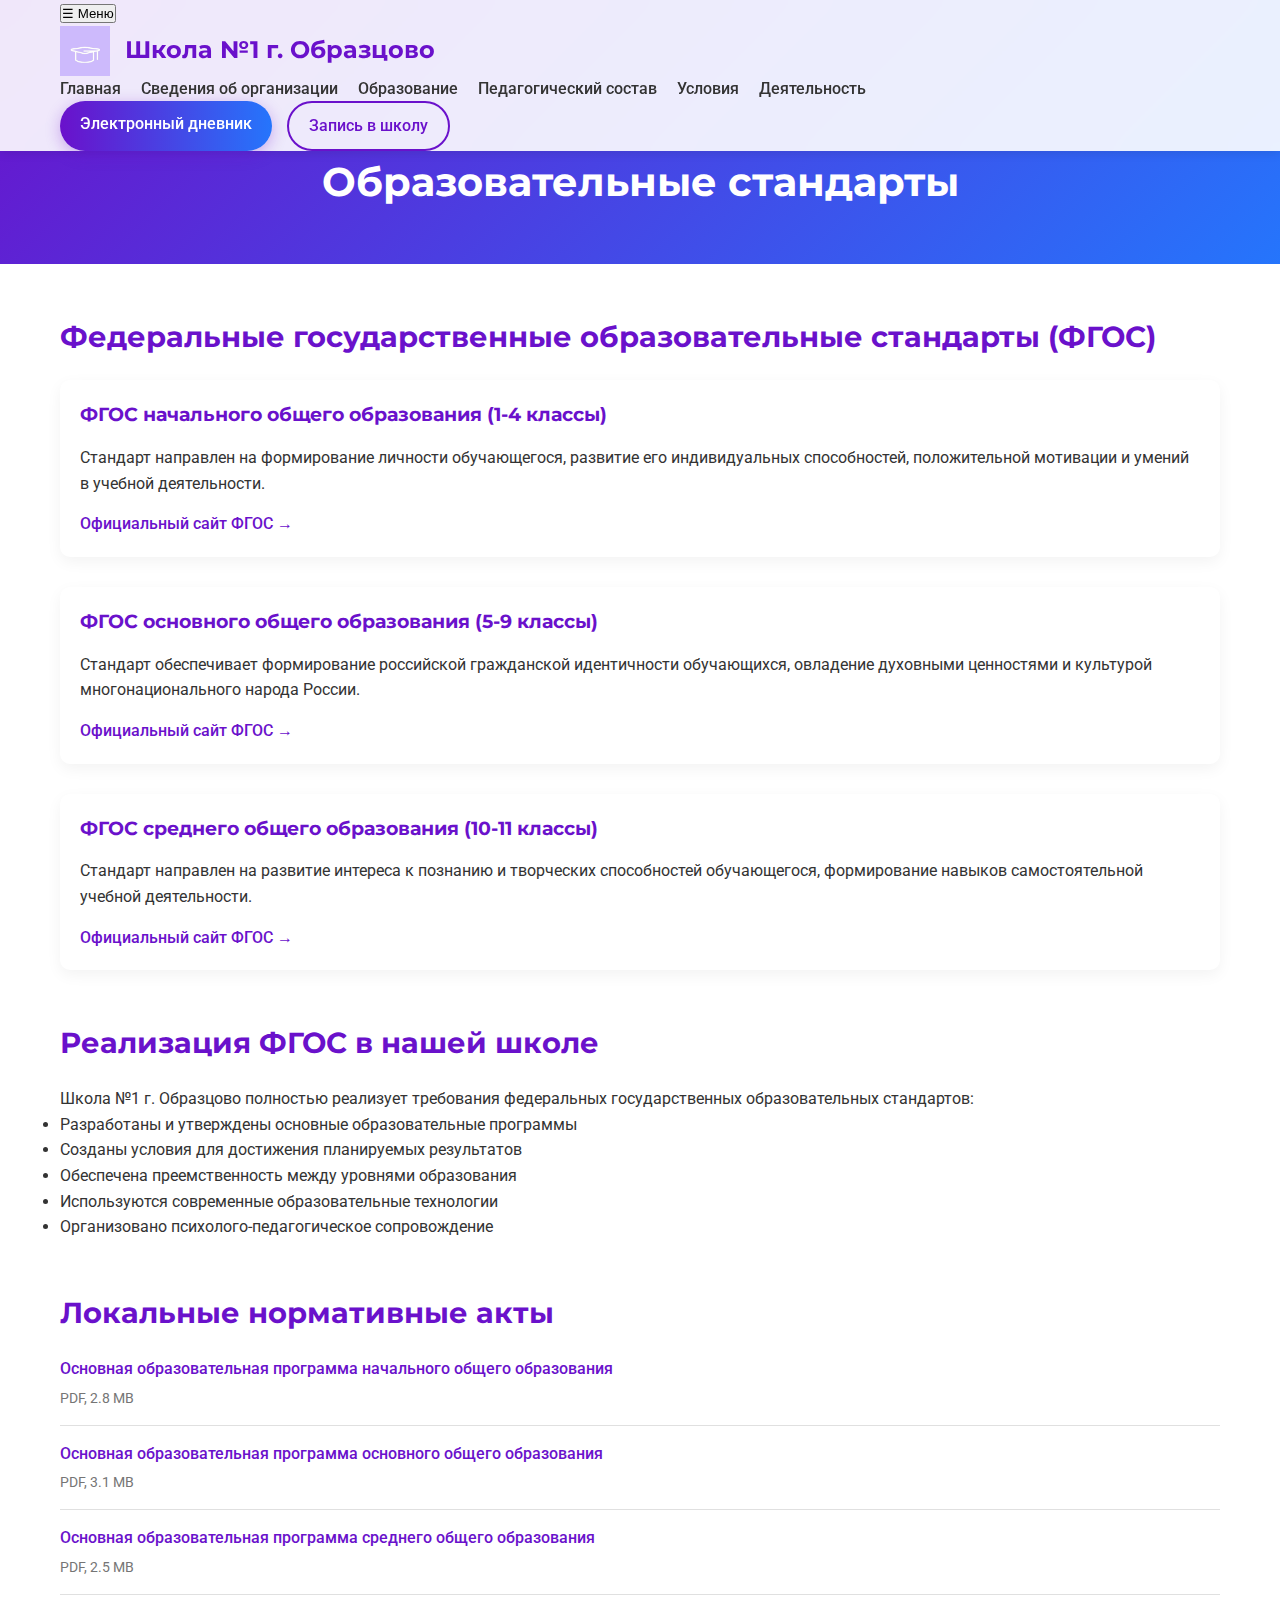
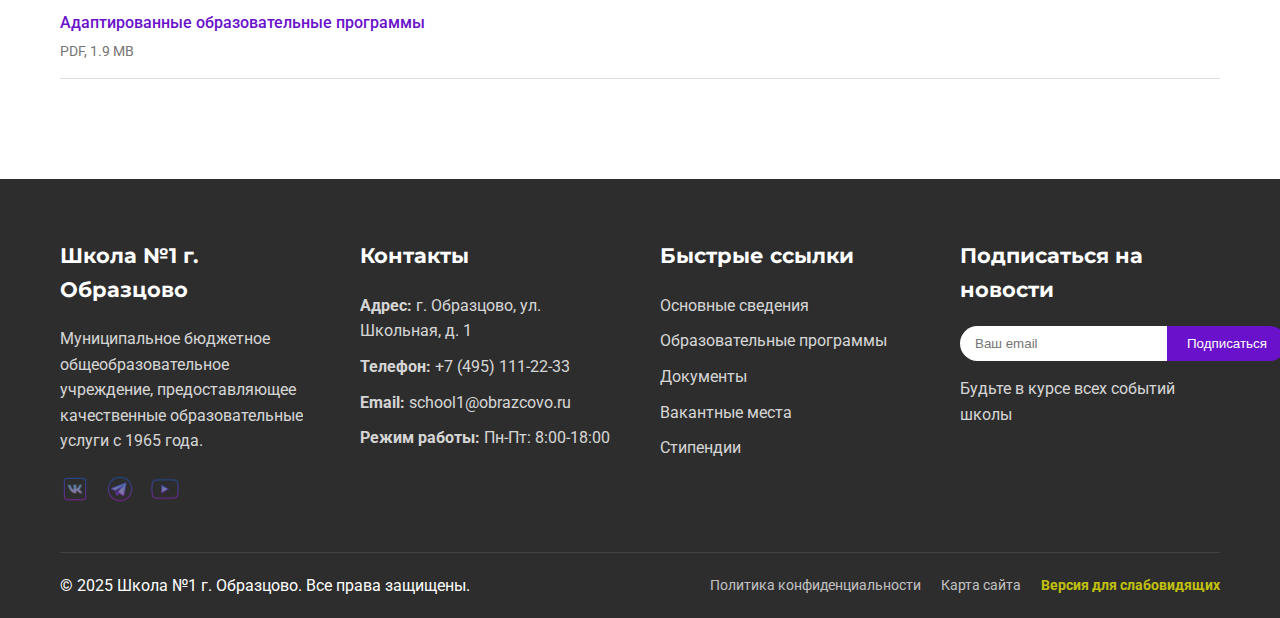
<file: education/standards.html>
<!DOCTYPE html>
<html lang="ru">
<head>
    <meta charset="UTF-8">
    <meta name="viewport" content="width=device-width, initial-scale=1.0">
    <title>Образовательные стандарты - Школа №1 г. Образцово</title>
     <link rel="stylesheet" href="../css/style.css">
    <link href="https://fonts.googleapis.com/css2?family=Montserrat:wght@400;600;700&family=Roboto:wght@300;400;500&display=swap" rel="stylesheet">
</head>
<body>
    <header>
        <div class="container">
            <div class="logo">
                <img src="../images/logo.jpg" alt="Логотип Школы №1 г. Образцово">
                <h1>Школа №1 г. Образцово</h1>
            </div>
            <nav>
                <ul>
                    <li><a href="../index.html">Главная</a></li>
                    <li class="dropdown">
                        <a href="../about/basic.html">Сведения об организации</a>
                        <div class="dropdown-content">
                            <a href="../about/basic.html">Основные сведения</a>
                            <a href="../about/structure.html">Структура</a>
                            <a href="../about/documents.html">Документы</a>
                            <a href="../about/leadership.html">Руководство</a>
                        </div>
                    </li>
                    <li class="dropdown">
                        <a href="../education/programs.html">Образование</a>
                        <div class="dropdown-content">
                            <a href="../education/programs.html">Программы</a>
                            <a href="../education/standards.html">Стандарты</a>
                            <a href="../education/international.html">Международное сотрудничество</a>
                        </div>
                    </li>
                    <li><a href="../staff/teachers.html">Педагогический состав</a></li>
                    <li class="dropdown">
                        <a href="../conditions/material.html">Условия</a>
                        <div class="dropdown-content">
                            <a href="../conditions/material.html">Материальная база</a>
                            <a href="../conditions/food.html">Питание</a>
                            <a href="../conditions/scholarships.html">Стипендии</a>
                        </div>
                    </li>
                    <li class="dropdown">
                        <a href="../activity/financial.html">Деятельность</a>
                        <div class="dropdown-content">
                            <a href="../activity/financial.html">Финансовая деятельность</a>
                            <a href="../activity/vacancies.html">Вакантные места</a>
                        </div>
                    </li>
                </ul>
            </nav>
            <div class="header-actions">
                <a href="#" class="btn">Электронный дневник</a>
                <a href="#" class="btn outline">Запись в школу</a>
            </div>
        </div>
    </header>

    <section class="page-header">
        <div class="container">
            <h1>Образовательные стандарты</h1>
        </div>
    </section>

    <section class="page-content">
        <div class="container">
            <div class="section">
                <h2>Федеральные государственные образовательные стандарты (ФГОС)</h2>
                
                <div class="program-card">
                    <h3>ФГОС начального общего образования (1-4 классы)</h3>
                    <div class="program-description">
                        <p>Стандарт направлен на формирование личности обучающегося, развитие его индивидуальных способностей, положительной мотивации и умений в учебной деятельности.</p>
                    </div>
                    <a href="https://fgos.ru/" class="program-link" target="_blank">Официальный сайт ФГОС →</a>
                </div>

                <div class="program-card">
                    <h3>ФГОС основного общего образования (5-9 классы)</h3>
                    <div class="program-description">
                        <p>Стандарт обеспечивает формирование российской гражданской идентичности обучающихся, овладение духовными ценностями и культурой многонационального народа России.</p>
                    </div>
                    <a href="https://fgos.ru/" class="program-link" target="_blank">Официальный сайт ФГОС →</a>
                </div>

                <div class="program-card">
                    <h3>ФГОС среднего общего образования (10-11 классы)</h3>
                    <div class="program-description">
                        <p>Стандарт направлен на развитие интереса к познанию и творческих способностей обучающегося, формирование навыков самостоятельной учебной деятельности.</p>
                    </div>
                    <a href="https://fgos.ru/" class="program-link" target="_blank">Официальный сайт ФГОС →</a>
                </div>
            </div>

            <div class="section">
                <h2>Реализация ФГОС в нашей школе</h2>
                <p>Школа №1 г. Образцово полностью реализует требования федеральных государственных образовательных стандартов:</p>
                <ul>
                    <li>Разработаны и утверждены основные образовательные программы</li>
                    <li>Созданы условия для достижения планируемых результатов</li>
                    <li>Обеспечена преемственность между уровнями образования</li>
                    <li>Используются современные образовательные технологии</li>
                    <li>Организовано психолого-педагогическое сопровождение</li>
                </ul>
            </div>

            <div class="section">
                <h2>Локальные нормативные акты</h2>
                <ul class="document-list">
                    <li>
                        <a href="../documents/primary-program.pdf">Основная образовательная программа начального общего образования</a>
                        <div class="document-meta">PDF, 2.8 MB</div>
                    </li>
                    <li>
                        <a href="../documents/basic-program.pdf">Основная образовательная программа основного общего образования</a>
                        <div class="document-meta">PDF, 3.1 MB</div>
                    </li>
                    <li>
                        <a href="../documents/secondary-program.pdf">Основная образовательная программа среднего общего образования</a>
                        <div class="document-meta">PDF, 2.5 MB</div>
                    </li>
                    <li>
                        <a href="../documents/adaptation-program.pdf">Адаптированные образовательные программы</a>
                        <div class="document-meta">PDF, 1.9 MB</div>
                    </li>
                </ul>
            </div>
        </div>
    </section>

  <footer>
        <div class="container">
            <div class="footer-grid">
                <div class="footer-col">
                    <h3>Школа №1 г. Образцово</h3>
                    <p>Муниципальное бюджетное общеобразовательное учреждение, предоставляющее качественные образовательные услуги с 1965 года.</p>
                    <div class="social-links">
                        <a href="#"><img src="../images/vk-icon.png" alt="ВКонтакте"></a>
                        <a href="#"><img src="../images/telegram-icon.png" alt="Telegram"></a>
                        <a href="#"><img src="../images/youtube-icon.png" alt="YouTube"></a>
                    </div>
                </div>
                <div class="footer-col">
                    <h3>Контакты</h3>
                    <p><strong>Адрес:</strong> г. Образцово, ул. Школьная, д. 1</p>
                    <p><strong>Телефон:</strong> +7 (495) 111-22-33</p>
                    <p><strong>Email:</strong> school1@obrazcovo.ru</p>
                    <p><strong>Режим работы:</strong> Пн-Пт: 8:00-18:00</p>
                </div>
                <div class="footer-col">
                    <h3>Быстрые ссылки</h3>
                    <ul>
                        <li><a href="../about/basic.html">Основные сведения</a></li>
                        <li><a href="../education/programs.html">Образовательные программы</a></li>
                        <li><a href="../about/documents.html">Документы</a></li>
                        <li><a href="../activity/vacancies.html">Вакантные места</a></li>
                        <li><a href="../conditions/scholarships.html">Стипендии</a></li>
                    </ul>
                </div>
                <div class="footer-col">
                    <h3>Подписаться на новости</h3>
                    <form class="subscribe-form">
                        <input type="email" placeholder="Ваш email">
                        <button type="submit">Подписаться</button>
                    </form>
                    <p>Будьте в курсе всех событий школы</p>
                </div>
            </div>
            <div class="footer-bottom">
                <p>© 2025 Школа №1 г. Образцово. Все права защищены.</p>
                <div class="footer-links">
                    <a href="#">Политика конфиденциальности</a>
                    <a href="#">Карта сайта</a>
                    <a href="#" id="for-blind">Версия для слабовидящих</a>
                </div>
            </div>
        </div>
    </footer>
     <script src="../js/script.js"></script>
</body>
</html>
</file>
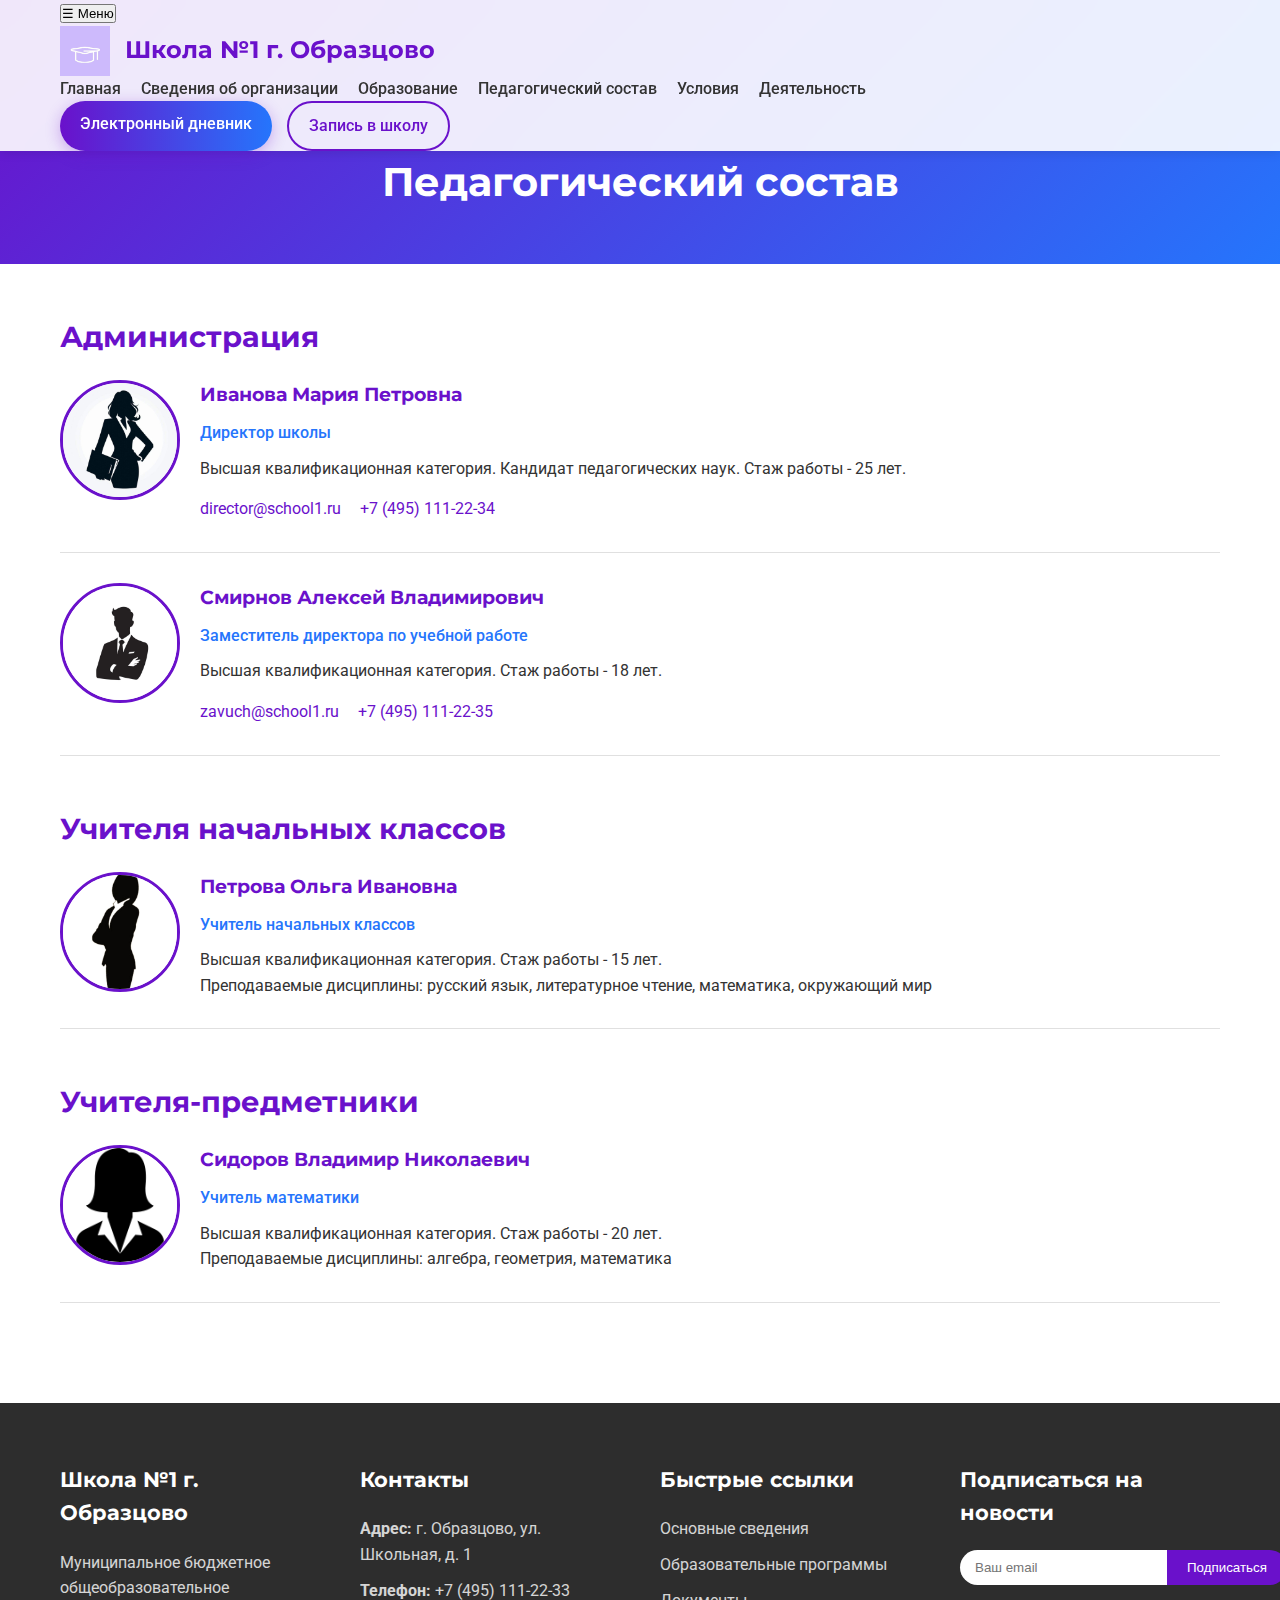
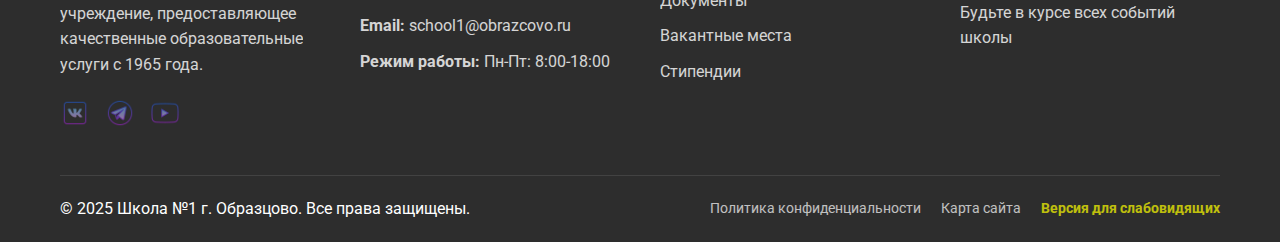
<file: staff/teachers.html>
<!DOCTYPE html>
<html lang="ru">
<head>
    <meta charset="UTF-8">
    <meta name="viewport" content="width=device-width, initial-scale=1.0">
    <title>Педагогический состав - Школа №1 г. Образцово</title>
    <link rel="stylesheet" href="../css/style.css">
    <link href="https://fonts.googleapis.com/css2?family=Montserrat:wght@400;600;700&family=Roboto:wght@300;400;500&display=swap" rel="stylesheet">
</head>
<body>
    <header>
        <div class="container">
            <div class="logo">
                <img src="../images/logo.jpg" alt="Логотип Школы №1 г. Образцово">
                <h1>Школа №1 г. Образцово</h1>
            </div>
            <nav>
                <ul>
                    <li><a href="../index.html">Главная</a></li>
                    <li class="dropdown">
                        <a href="../about/basic.html">Сведения об организации</a>
                        <div class="dropdown-content">
                            <a href="../about/basic.html">Основные сведения</a>
                            <a href="../about/structure.html">Структура</a>
                            <a href="../about/documents.html">Документы</a>
                            <a href="../about/leadership.html">Руководство</a>
                        </div>
                    </li>
                    <li class="dropdown">
                        <a href="../education/programs.html">Образование</a>
                        <div class="dropdown-content">
                            <a href="../education/programs.html">Программы</a>
                            <a href="../education/standards.html">Стандарты</a>
                            <a href="../education/international.html">Международное сотрудничество</a>
                        </div>
                    </li>
                    <li><a href="../staff/teachers.html">Педагогический состав</a></li>
                    <li class="dropdown">
                        <a href="../conditions/material.html">Условия</a>
                        <div class="dropdown-content">
                            <a href="../conditions/material.html">Материальная база</a>
                            <a href="../conditions/food.html">Питание</a>
                            <a href="../conditions/scholarships.html">Стипендии</a>
                        </div>
                    </li>
                    <li class="dropdown">
                        <a href="../activity/financial.html">Деятельность</a>
                        <div class="dropdown-content">
                            <a href="../activity/financial.html">Финансовая деятельность</a>
                            <a href="../activity/vacancies.html">Вакантные места</a>
                        </div>
                    </li>
                </ul>
            </nav>
            <div class="header-actions">
                <a href="#" class="btn">Электронный дневник</a>
                <a href="#" class="btn outline">Запись в школу</a>
            </div>
        </div>
    </header>

    <section class="page-header">
        <div class="container">
            <h1>Педагогический состав</h1>
        </div>
    </section>

    <section class="page-content">
        <div class="container">
            <div class="section">
                <h2>Администрация</h2>
                
                <div class="teacher-card">
                    <img src="../images/director.jpg" alt="Директор школы" class="teacher-photo">
                    <div class="teacher-info">
                        <h3>Иванова Мария Петровна</h3>
                        <div class="teacher-position">Директор школы</div>
                        <p>Высшая квалификационная категория. Кандидат педагогических наук. Стаж работы - 25 лет.</p>
                        <div class="teacher-contacts">
                            <a href="mailto:director@school1.ru">director@school1.ru</a>
                            <a href="tel:+74951112234">+7 (495) 111-22-34</a>
                        </div>
                    </div>
                </div>

                <div class="teacher-card">
                    <img src="../images/zam-director.jpg" alt="Заместитель директора" class="teacher-photo">
                    <div class="teacher-info">
                        <h3>Смирнов Алексей Владимирович</h3>
                        <div class="teacher-position">Заместитель директора по учебной работе</div>
                        <p>Высшая квалификационная категория. Стаж работы - 18 лет.</p>
                        <div class="teacher-contacts">
                            <a href="mailto:zavuch@school1.ru">zavuch@school1.ru</a>
                            <a href="tel:+74951112235">+7 (495) 111-22-35</a>
                        </div>
                    </div>
                </div>
            </div>

            <div class="section">
                <h2>Учителя начальных классов</h2>
                
                <div class="teacher-card">
                    <img src="../images/teacher1.jpg" alt="Учитель начальных классов" class="teacher-photo">
                    <div class="teacher-info">
                        <h3>Петрова Ольга Ивановна</h3>
                        <div class="teacher-position">Учитель начальных классов</div>
                        <p>Высшая квалификационная категория. Стаж работы - 15 лет.</p>
                        <p>Преподаваемые дисциплины: русский язык, литературное чтение, математика, окружающий мир</p>
                    </div>
                </div>

                <!-- Другие учителя -->
            </div>

            <div class="section">
                <h2>Учителя-предметники</h2>
                
                <div class="teacher-card">
                    <img src="../images/math-teacher.jpg" alt="Учитель математики" class="teacher-photo">
                    <div class="teacher-info">
                        <h3>Сидоров Владимир Николаевич</h3>
                        <div class="teacher-position">Учитель математики</div>
                        <p>Высшая квалификационная категория. Стаж работы - 20 лет.</p>
                        <p>Преподаваемые дисциплины: алгебра, геометрия, математика</p>
                    </div>
                </div>

                <!-- Другие учителя-предметники -->
            </div>
        </div>
    </section>

  <footer>
        <div class="container">
            <div class="footer-grid">
                <div class="footer-col">
                    <h3>Школа №1 г. Образцово</h3>
                    <p>Муниципальное бюджетное общеобразовательное учреждение, предоставляющее качественные образовательные услуги с 1965 года.</p>
                    <div class="social-links">
                        <a href="#"><img src="../images/vk-icon.png" alt="ВКонтакте"></a>
                        <a href="#"><img src="../images/telegram-icon.png" alt="Telegram"></a>
                        <a href="#"><img src="../images/youtube-icon.png" alt="YouTube"></a>
                    </div>
                </div>
                <div class="footer-col">
                    <h3>Контакты</h3>
                    <p><strong>Адрес:</strong> г. Образцово, ул. Школьная, д. 1</p>
                    <p><strong>Телефон:</strong> +7 (495) 111-22-33</p>
                    <p><strong>Email:</strong> school1@obrazcovo.ru</p>
                    <p><strong>Режим работы:</strong> Пн-Пт: 8:00-18:00</p>
                </div>
                <div class="footer-col">
                    <h3>Быстрые ссылки</h3>
                    <ul>
                        <li><a href="../about/basic.html">Основные сведения</a></li>
                        <li><a href="../education/programs.html">Образовательные программы</a></li>
                        <li><a href="../about/documents.html">Документы</a></li>
                        <li><a href="../activity/vacancies.html">Вакантные места</a></li>
                        <li><a href="../conditions/scholarships.html">Стипендии</a></li>
                    </ul>
                </div>
                <div class="footer-col">
                    <h3>Подписаться на новости</h3>
                    <form class="subscribe-form">
                        <input type="email" placeholder="Ваш email">
                        <button type="submit">Подписаться</button>
                    </form>
                    <p>Будьте в курсе всех событий школы</p>
                </div>
            </div>
            <div class="footer-bottom">
                <p>© 2025 Школа №1 г. Образцово. Все права защищены.</p>
                <div class="footer-links">
                    <a href="#">Политика конфиденциальности</a>
                    <a href="#">Карта сайта</a>
                    <a href="#" id="for-blind">Версия для слабовидящих</a>
                </div>
            </div>
        </div>
    </footer>

    <script src="../js/script.js"></script>
</body>
</html>
</file>
<file: css/style.css>
:root {
    --primary-color: #6a11cb;
    --secondary-color: #2575fc;
    --accent-color: #ff6b6b;
    --text-color: #333;
    --light-text: #fff;
    --gray-light: #f5f5f5;
    --gray-medium: #e0e0e0;
    --gray-dark: #757575;
    --success-color: #4caf50;
    --warning-color: #ff9800;
    --error-color: #f44336;
    --font-main: 'Roboto', sans-serif;
    --font-heading: 'Montserrat', sans-serif;
}

* {
    margin: 0;
    padding: 0;
    box-sizing: border-box;
}

body {
    font-family: var(--font-main);
    color: var(--text-color);
    line-height: 1.6;
    background: linear-gradient(135deg, #f5f7fa 0%, #c3cfe2 100%);
}

.container {
    width: 100%;
    max-width: 1200px;
    margin: 0 auto;
    padding: 0 20px;
}

/* Header styles */
header {
    background: rgba(255, 255, 255, 0.9);
    box-shadow: 0 2px 10px rgba(0, 0, 0, 0.1);
    position: fixed;
    width: 100%;
    top: 0;
    z-index: 1000;
    backdrop-filter: blur(10px);
}

.logo {
    display: flex;
    align-items: center;
    gap: 15px;
}

.logo img {
    height: 50px;
}

.logo h1 {
    font-family: var(--font-heading);
    font-size: 1.5rem;
    color: var(--primary-color);
    font-weight: 700;
}

nav ul {
    display: flex;
    list-style: none;
    gap: 20px;
}

nav a {
    text-decoration: none;
    color: var(--text-color);
    font-weight: 500;
    padding: 10px 0;
    position: relative;
    transition: color 0.3s;
}

nav a:hover {
    color: var(--primary-color);
}

nav a::after {
    content: '';
    position: absolute;
    bottom: 0;
    left: 0;
    width: 0;
    height: 2px;
    background: linear-gradient(90deg, var(--primary-color), var(--secondary-color));
    transition: width 0.3s;
}

nav a:hover::after {
    width: 100%;
}

.dropdown {
    position: relative;
}

.dropdown-content {
    display: none;
    position: absolute;
    background: white;
    min-width: 200px;
    box-shadow: 0 8px 16px rgba(0,0,0,0.1);
    z-index: 1;
    border-radius: 5px;
    padding: 10px 0;
}

.dropdown:hover .dropdown-content {
    display: block;
}

.dropdown-content a {
    padding: 10px 15px;
    display: block;
    color: var(--text-color);
}

.dropdown-content a:hover {
    background: var(--gray-light);
}

.header-actions {
    display: flex;
    gap: 15px;
}

.btn {
    display: inline-block;
    padding: 10px 20px;
    background: linear-gradient(90deg, var(--primary-color), var(--secondary-color));
    color: white;
    border: none;
    border-radius: 30px;
    text-decoration: none;
    font-weight: 500;
    cursor: pointer;
    transition: all 0.3s;
    box-shadow: 0 4px 15px rgba(106, 17, 203, 0.3);
}

.btn:hover {
    transform: translateY(-2px);
    box-shadow: 0 6px 20px rgba(106, 17, 203, 0.4);
}

.btn.outline {
    background: transparent;
    border: 2px solid var(--primary-color);
    color: var(--primary-color);
    box-shadow: none;
}

.btn.outline:hover {
    background: var(--primary-color);
    color: white;
}

/* Hero section */
.hero {
    padding: 180px 0 100px;
    background: linear-gradient(135deg, rgba(106, 17, 203, 0.8) 0%, rgba(37, 117, 252, 0.8) 100%), url('images/building.jpg') no-repeat center center;
    background-size: cover;
    color: white;
    text-align: center;
    position: relative;
    overflow: hidden;
}

.hero h2 {
    font-size: 3rem;
    margin-bottom: 20px;
    font-family: var(--font-heading);
    font-weight: 700;
}

.hero p {
    font-size: 1.2rem;
    max-width: 700px;
    margin: 0 auto 30px;
}

.hero-actions {
    display: flex;
    justify-content: center;
    gap: 20px;
}

/* Features section */
.features {
    padding: 80px 0;
    background: white;
}

.feature-card {
    background: white;
    padding: 30px;
    border-radius: 10px;
    box-shadow: 0 5px 15px rgba(0, 0, 0, 0.05);
    text-align: center;
    transition: transform 0.3s, box-shadow 0.3s;
}

.feature-card:hover {
    transform: translateY(-10px);
    box-shadow: 0 15px 30px rgba(0, 0, 0, 0.1);
}

.feature-card .icon {
    font-size: 3rem;
    margin-bottom: 20px;
    color: var(--primary-color);
}

.feature-card h3 {
    font-family: var(--font-heading);
    margin-bottom: 15px;
    font-size: 1.5rem;
}

/* News section */
.news {
    padding: 80px 0;
    background: var(--gray-light);
}

.news h2 {
    text-align: center;
    margin-bottom: 50px;
    font-family: var(--font-heading);
    font-size: 2.5rem;
    color: var(--primary-color);
}

.news-grid {
    display: grid;
    grid-template-columns: repeat(auto-fit, minmax(300px, 1fr));
    gap: 30px;
}

.news-card {
    background: white;
    border-radius: 10px;
    overflow: hidden;
    box-shadow: 0 5px 15px rgba(0, 0, 0, 0.05);
    transition: transform 0.3s;
}

.news-card:hover {
    transform: translateY(-5px);
}

.news-date {
    background: linear-gradient(90deg, var(--primary-color), var(--secondary-color));
    color: white;
    padding: 10px 15px;
    display: inline-block;
    font-size: 0.9rem;
}

.news-card h3 {
    padding: 15px;
    font-family: var(--font-heading);
    font-size: 1.3rem;
}

.news-card p {
    padding: 0 15px 15px;
    color: var(--gray-dark);
}

.read-more {
    display: inline-block;
    padding: 10px 15px;
    color: var(--primary-color);
    text-decoration: none;
    font-weight: 500;
}

.read-more:hover {
    text-decoration: underline;
}

/* Stats section */
.stats {
    padding: 60px 0;
    background: linear-gradient(135deg, var(--primary-color) 0%, var(--secondary-color) 100%);
    color: white;
    text-align: center;
}

.stat-item {
    margin: 20px 0;
}

.stat-number {
    font-size: 3rem;
    font-weight: 700;
    font-family: var(--font-heading);
    margin-bottom: 10px;
}

.stat-label {
    font-size: 1.2rem;
    opacity: 0.9;
}

/* Footer */
footer {
    background: #2d2d2d;
    color: white;
    padding: 60px 0 0;
}

.footer-grid {
    display: grid;
    grid-template-columns: repeat(auto-fit, minmax(250px, 1fr));
    gap: 40px;
    margin-bottom: 40px;
}

.footer-col h3 {
    font-family: var(--font-heading);
    margin-bottom: 20px;
    font-size: 1.3rem;
    color: white;
}

.footer-col p {
    margin-bottom: 10px;
    opacity: 0.8;
}

.social-links {
    display: flex;
    gap: 15px;
    margin-top: 20px;
}

.social-links img {
    width: 30px;
    height: 30px;
    opacity: 0.7;
    transition: opacity 0.3s;
}

.social-links img:hover {
    opacity: 1;
}

.footer-col ul {
    list-style: none;
}

.footer-col li {
    margin-bottom: 10px;
}

.footer-col a {
    color: white;
    opacity: 0.8;
    text-decoration: none;
    transition: opacity 0.3s;
}

.footer-col a:hover {
    opacity: 1;
    text-decoration: underline;
}

.subscribe-form {
    display: flex;
    margin-bottom: 15px;
}

.subscribe-form input {
    flex: 1;
    padding: 10px 15px;
    border: none;
    border-radius: 30px 0 0 30px;
    outline: none;
}

.subscribe-form button {
    padding: 10px 20px;
    background: var(--primary-color);
    color: white;
    border: none;
    border-radius: 0 30px 30px 0;
    cursor: pointer;
    transition: background 0.3s;
}

.subscribe-form button:hover {
    background: var(--secondary-color);
}

.footer-bottom {
    border-top: 1px solid rgba(255, 255, 255, 0.1);
    padding: 20px 0;
    display: flex;
    justify-content: space-between;
    align-items: center;
}

.footer-links {
    display: flex;
    gap: 20px;
}

.footer-links a {
    color: white;
    opacity: 0.7;
    text-decoration: none;
    font-size: 0.9rem;
}

.footer-links a:hover {
    opacity: 1;
}

/* Responsive design */
@media (max-width: 992px) {
    .container {
        padding: 0 15px;
    }
    
    .hero h2 {
        font-size: 2.5rem;
    }
    
    .hero-actions {
        flex-direction: column;
        align-items: center;
    }
    
    .btn {
        width: 100%;
        max-width: 250px;
        margin-bottom: 10px;
    }
}

@media (max-width: 768px) {
    header {
        padding: 15px 0;
    }
    
    .logo h1 {
        font-size: 1.2rem;
    }
    
    nav {
        display: none;
    }
    
    .hero {
        padding: 150px 0 80px;
    }
    
    .hero h2 {
        font-size: 2rem;
    }
    
    .hero p {
        font-size: 1rem;
    }
    
    .features .container {
        grid-template-columns: 1fr;
        gap: 20px;
    }
    
    .footer-grid {
        grid-template-columns: 1fr;
    }
    
    .footer-bottom {
        flex-direction: column;
        text-align: center;
    }
    
    .footer-links {
        margin-top: 15px;
        flex-direction: column;
        gap: 10px;
    }
}

/* Animation */
@keyframes fadeIn {
    from { opacity: 0; transform: translateY(20px); }
    to { opacity: 1; transform: translateY(0); }
}

.hero, .features, .news, .stats {
    animation: fadeIn 1s ease-out;
}

/* Additional styles for other pages */
.page-header {
    padding: 150px 0 50px;
    background: linear-gradient(135deg, var(--primary-color) 0%, var(--secondary-color) 100%);
    color: white;
    text-align: center;
}

.page-header h1 {
    font-size: 2.5rem;
    font-family: var(--font-heading);
}

.page-content {
    padding: 50px 0;
    background: white;
}

.section {
    margin-bottom: 50px;
}

.section h2 {
    font-family: var(--font-heading);
    color: var(--primary-color);
    margin-bottom: 20px;
    font-size: 1.8rem;
}

.table-responsive {
    overflow-x: auto;
}

table {
    width: 100%;
    border-collapse: collapse;
    margin-bottom: 20px;
}

table th, table td {
    padding: 12px 15px;
    text-align: left;
    border-bottom: 1px solid var(--gray-medium);
}

table th {
    background: var(--gray-light);
    font-weight: 600;
}

table tr:hover {
    background: rgba(106, 17, 203, 0.05);
}

.document-list {
    list-style: none;
}

.document-list li {
    margin-bottom: 15px;
    padding-bottom: 15px;
    border-bottom: 1px solid var(--gray-medium);
}

.document-list a {
    color: var(--primary-color);
    text-decoration: none;
    font-weight: 500;
}

.document-list a:hover {
    text-decoration: underline;
}

.document-meta {
    font-size: 0.9rem;
    color: var(--gray-dark);
    margin-top: 5px;
}

.teacher-card {
    display: flex;
    gap: 20px;
    margin-bottom: 30px;
    padding-bottom: 30px;
    border-bottom: 1px solid var(--gray-medium);
}

.teacher-photo {
    width: 120px;
    height: 120px;
    border-radius: 50%;
    object-fit: cover;
    border: 3px solid var(--primary-color);
}

.teacher-info h3 {
    font-family: var(--font-heading);
    margin-bottom: 10px;
    color: var(--primary-color);
}

.teacher-position {
    font-weight: 500;
    margin-bottom: 10px;
    color: var(--secondary-color);
}

.teacher-contacts {
    margin-top: 15px;
}

.teacher-contacts a {
    color: var(--primary-color);
    text-decoration: none;
    margin-right: 15px;
}

.teacher-contacts a:hover {
    text-decoration: underline;
}

.facility-card {
    margin-bottom: 30px;
}

.facility-card h3 {
    font-family: var(--font-heading);
    color: var(--primary-color);
    margin-bottom: 10px;
}

.facility-images {
    display: flex;
    gap: 15px;
    margin-top: 15px;
    overflow-x: auto;
    padding-bottom: 10px;
}

.facility-images img {
    width: 200px;
    height: 150px;
    object-fit: cover;
    border-radius: 5px;
    box-shadow: 0 3px 10px rgba(0, 0, 0, 0.1);
    transition: transform 0.3s;
}

.facility-images img:hover {
    transform: scale(1.05);
}

.menu-item {
    margin-bottom: 20px;
}

.menu-item h3 {
    font-family: var(--font-heading);
    color: var(--primary-color);
    margin-bottom: 10px;
}

.menu-item p {
    margin-bottom: 5px;
}

.program-card {
    background: white;
    padding: 20px;
    border-radius: 10px;
    box-shadow: 0 5px 15px rgba(0, 0, 0, 0.05);
    margin-bottom: 30px;
}

.program-card h3 {
    font-family: var(--font-heading);
    color: var(--primary-color);
    margin-bottom: 15px;
}

.program-meta {
    display: flex;
    flex-wrap: wrap;
    gap: 15px;
    margin-bottom: 15px;
}

.program-meta div {
    background: var(--gray-light);
    padding: 5px 10px;
    border-radius: 5px;
    font-size: 0.9rem;
}

.program-description {
    margin-bottom: 15px;
}

.program-link {
    color: var(--primary-color);
    text-decoration: none;
    font-weight: 500;
}

.program-link:hover {
    text-decoration: underline;
}

.partner-logo {
    height: 80px;
    margin-right: 20px;
    margin-bottom: 20px;
    filter: grayscale(100%);
    opacity: 0.7;
    transition: all 0.3s;
}

.partner-logo:hover {
    filter: grayscale(0%);
    opacity: 1;
}

.financial-table {
    margin-bottom: 30px;
}

.financial-table caption {
    font-family: var(--font-heading);
    color: var(--primary-color);
    font-size: 1.3rem;
    text-align: left;
    margin-bottom: 15px;
    caption-side: top;
}

.vacancy-card {
    background: white;
    padding: 20px;
    border-radius: 10px;
    box-shadow: 0 5px 15px rgba(0, 0, 0, 0.05);
    margin-bottom: 20px;
}

.vacancy-card h3 {
    font-family: var(--font-heading);
    color: var(--primary-color);
    margin-bottom: 10px;
}

.vacancy-meta {
    display: flex;
    flex-wrap: wrap;
    gap: 15px;
    margin-bottom: 15px;
}

.vacancy-meta div {
    background: var(--gray-light);
    padding: 5px 10px;
    border-radius: 5px;
    font-size: 0.9rem;
}

.apply-btn {
    display: inline-block;
    margin-top: 10px;
    padding: 8px 15px;
    background: var(--primary-color);
    color: white;
    border-radius: 5px;
    text-decoration: none;
    font-size: 0.9rem;
    transition: background 0.3s;
}

.apply-btn:hover {
    background: var(--secondary-color);
}

/* Version for visually impaired */
#for-blind {
    font-weight: bold;
    color: yellow;
}

/* Добавляем в конец файла style.css */

/* Стили для страницы структуры */
.org-structure {
    display: grid;
    grid-template-columns: repeat(auto-fit, minmax(300px, 1fr));
    gap: 30px;
    margin-bottom: 40px;
}

.org-unit {
    background: white;
    padding: 20px;
    border-radius: 10px;
    box-shadow: 0 5px 15px rgba(0,0,0,0.05);
}

.org-unit h3 {
    color: var(--primary-color);
    margin-bottom: 15px;
}

.org-chart {
    text-align: center;
    margin: 30px 0;
}

.org-chart-img {
    max-width: 100%;
    height: auto;
    border: 1px solid var(--gray-medium);
    margin-bottom: 20px;
}

.department-card {
    background: white;
    padding: 20px;
    border-radius: 10px;
    box-shadow: 0 5px 15px rgba(0,0,0,0.05);
    margin-bottom: 20px;
}

/* Стили для страницы руководства */
.leader-card {
    display: flex;
    gap: 30px;
    margin-bottom: 40px;
    padding-bottom: 30px;
    border-bottom: 1px solid var(--gray-medium);
}

.leader-photo-container {
    flex: 0 0 200px;
}

.leader-photo {
    width: 200px;
    height: 250px;
    object-fit: cover;
    border-radius: 5px;
    border: 3px solid var(--primary-color);
}

.leader-info {
    flex: 1;
}

.leader-position {
    font-weight: 600;
    color: var(--secondary-color);
    margin: 10px 0;
}

.leader-contacts p {
    margin: 8px 0;
}

.leader-bio {
    margin-top: 15px;
    padding-top: 15px;
    border-top: 1px dashed var(--gray-medium);
}

/* Стили для международного сотрудничества */
.partner-card {
    background: white;
    padding: 20px;
    border-radius: 10px;
    box-shadow: 0 5px 15px rgba(0,0,0,0.05);
    margin-bottom: 30px;
}

.partner-info {
    margin: 15px 0;
}

.partner-images {
    display: flex;
    gap: 15px;
    overflow-x: auto;
    padding-bottom: 10px;
}

.partner-images img {
    width: 200px;
    height: 150px;
    object-fit: cover;
    border-radius: 5px;
}

.project-card {
    background: white;
    padding: 20px;
    border-radius: 10px;
    box-shadow: 0 5px 15px rgba(0,0,0,0.05);
    margin-bottom: 20px;
}

.project-meta {
    display: flex;
    flex-wrap: wrap;
    gap: 15px;
    margin: 10px 0;
    font-size: 0.9rem;
    color: var(--gray-dark);
}

.project-meta div {
    background: var(--gray-light);
    padding: 5px 10px;
    border-radius: 5px;
}

.info-box {
    background: var(--gray-light);
    padding: 20px;
    border-radius: 10px;
    margin-bottom: 20px;
}

.info-box h3 {
    color: var(--primary-color);
    margin-bottom: 15px;
}

/* Адаптивные стили */
@media (max-width: 768px) {
    .leader-card {
        flex-direction: column;
    }
    
    .leader-photo-container {
        flex: 0 0 auto;
        text-align: center;
    }
    
    .leader-photo {
        width: 150px;
        height: 200px;
    }
}
</file>
